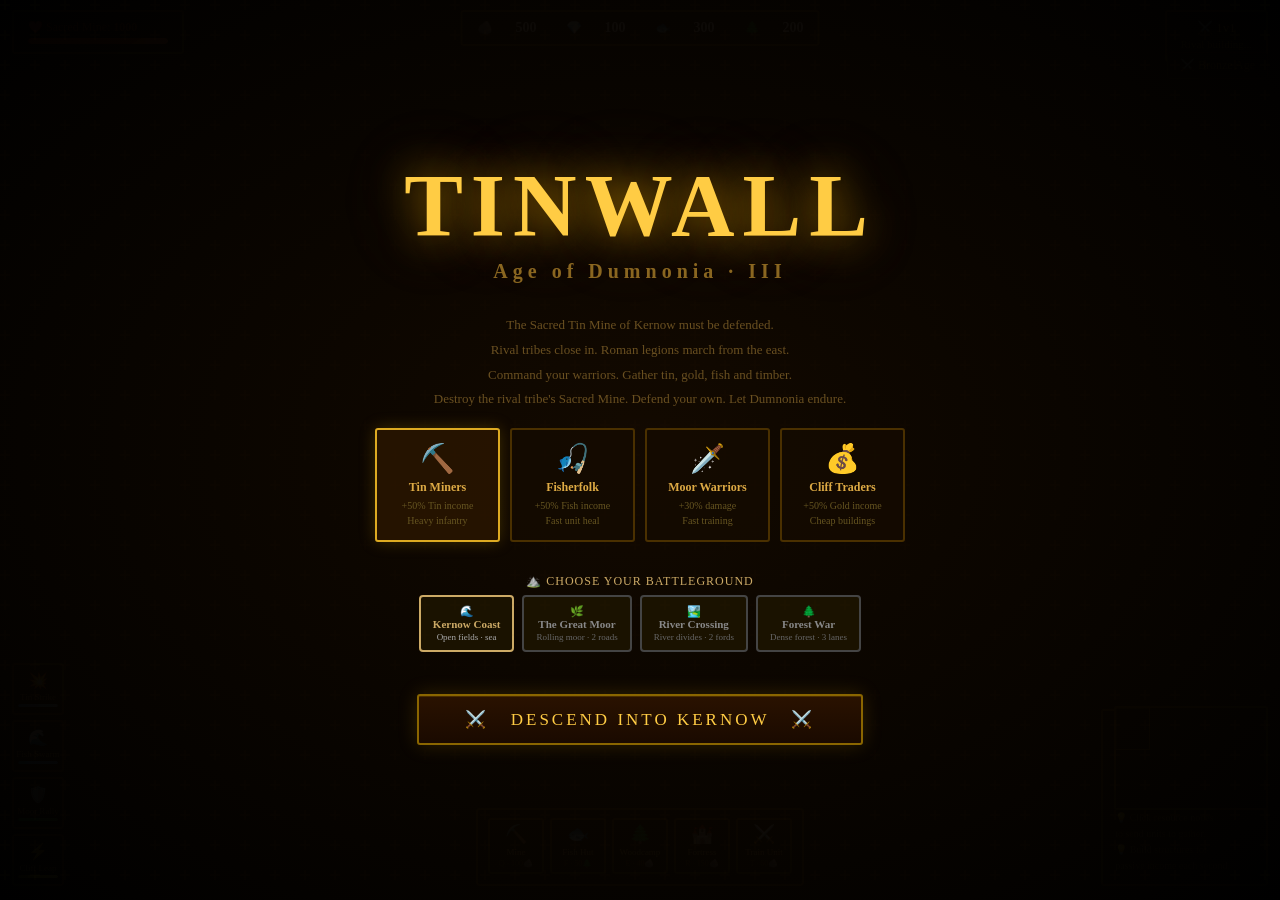
<file: game/tinwall-v10.html>
<!DOCTYPE html>
<html lang="en">
<head>
<meta charset="UTF-8">
  <!-- PWA Meta -->
  <meta name="theme-color" content="#0a0605">
  <meta name="mobile-web-app-capable" content="yes">
  <meta name="apple-mobile-web-app-capable" content="yes">
  <meta name="apple-mobile-web-app-status-bar-style" content="black-fullscreen">
  <meta name="apple-mobile-web-app-title" content="TINWALL">
  <meta name="application-name" content="TINWALL">
  <link rel="apple-touch-icon" href="data:image/svg+xml,%3Csvg xmlns='http://www.w3.org/2000/svg' viewBox='0 0 192 192'%3E%3Crect width='192' height='192' fill='%230a0605'/%3E%3Ctext x='96' y='130' font-size='100' text-anchor='middle'%3E⛏️%3C/text%3E%3C/svg%3E">
  <link rel="manifest" href="data:application/manifest+json,%7B%22name%22%3A%22TINWALL%20%E2%80%93%20Age%20of%20Dumnonia%22%2C%22short_name%22%3A%22TINWALL%22%2C%22description%22%3A%22Cornish%20isometric%20RTS%22%2C%22start_url%22%3A%22.%22%2C%22display%22%3A%22fullscreen%22%2C%22orientation%22%3A%22landscape%22%2C%22background_color%22%3A%22%230a0605%22%2C%22theme_color%22%3A%22%230a0605%22%2C%22icons%22%3A%5B%7B%22src%22%3A%22data%3Aimage%2Fsvg%2Bxml%2C%253Csvg%2520xmlns%3D'http%3A%2F%2Fwww.w3.org%2F2000%2Fsvg'%2520viewBox%3D'0%25200%2520192%2520192'%253E%253Crect%2520width%3D'192'%2520height%3D'192'%2520fill%3D'%25230a0605'%2F%253E%253Ctext%2520x%3D'96'%2520y%3D'130'%2520font-size%3D'100'%2520text-anchor%3D'middle'%253E%25E2%259B%258F%25EF%25B8%258F%253C%2Ftext%253E%253C%2Fsvg%253E%22%2C%22sizes%22%3A%22192x192%22%2C%22type%22%3A%22image%2Fsvg%2Bxml%22%7D%5D%7D">

<meta name="viewport" content="width=device-width,initial-scale=1,maximum-scale=1,user-scalable=no,viewport-fit=cover">
<title>TINWALL v10 – Age of Dumnonia</title>
<!-- TINWALL v10: Formation Quality GSM + Squad Cohesion + Combat Degradation -->
<!-- Based on v9 + design laws from the RDR spatial substrate (0.996 AUC validated) -->
<style>
*{margin:0;padding:0;box-sizing:border-box}
body{background:#0a0605;overflow:hidden;font-family:'Georgia',serif;user-select:none;cursor:default}
canvas{display:block;image-rendering:pixelated;image-rendering:-moz-crisp-edges;image-rendering:crisp-edges}
#c{position:absolute;top:0;left:0}
#mc{position:absolute;bottom:90px;right:12px;border:2px solid #7a5a0a;border-radius:2px;pointer-events:none;z-index:25}
#ui{position:fixed;top:0;left:0;width:100%;height:100%;pointer-events:none;z-index:20}
/* Resources */
#res{position:absolute;top:10px;left:50%;transform:translateX(-50%);
  display:flex;background:rgba(6,3,1,.95);border:2px solid #7a5a0a;border-radius:3px;
  box-shadow:0 0 20px rgba(200,150,0,.2),inset 0 1px 0 rgba(255,200,0,.1)}
.ri{padding:8px 14px;border-right:1px solid #3a2000;font-size:13px;color:#d8c488;
  display:flex;align-items:center;gap:8px}
.ri:last-child{border-right:none}
.rv{font-weight:bold;color:#fff;min-width:36px;text-align:right;font-size:14px}
/* Wave/Age */
#wave-box{position:absolute;top:10px;right:12px;background:rgba(6,3,1,.95);
  border:2px solid #7a5a0a;border-radius:3px;padding:8px 14px;
  color:#ffcc44;font-size:13px;text-align:center;
  box-shadow:0 0 15px rgba(200,150,0,.15)}
#age-box{position:absolute;top:52px;right:12px;background:rgba(6,3,1,.88);
  border:1px solid #4a3200;border-radius:3px;padding:5px 12px;color:#aa8833;font-size:12px}
/* Notification */
#notif{position:absolute;top:54px;left:50%;transform:translateX(-50%);
  color:#ffe988;font-size:14px;background:rgba(0,0,0,.7);padding:5px 20px;
  border-radius:3px;text-align:center;pointer-events:none;opacity:0;
  transition:opacity .5s;white-space:nowrap;
  border:1px solid rgba(255,200,0,.2);
  text-shadow:0 0 10px rgba(255,200,0,.5)}
/* Build bar */
#bbar{position:absolute;bottom:14px;left:50%;transform:translateX(-50%);
  display:flex;gap:6px;background:rgba(6,3,1,.95);
  border:2px solid #7a5a0a;border-radius:4px;padding:8px 10px;pointer-events:all;
  box-shadow:0 0 20px rgba(200,150,0,.15);
  padding-bottom:max(10px,env(safe-area-inset-bottom))}
.bb{width:56px;height:56px;background:#160c00;border:2px solid #6a4a00;border-radius:3px;
  display:flex;flex-direction:column;align-items:center;justify-content:center;
  cursor:pointer;transition:all .15s;color:#c8a860;font-size:9px;text-align:center;gap:1px}
.bb:hover{background:#2a1400;border-color:#ddaa22;transform:translateY(-2px);
  box-shadow:0 4px 12px rgba(200,150,0,.3)}
.bb.on{background:#3a1a00;border-color:#ffcc44;box-shadow:0 0 12px rgba(255,200,0,.3)}
.bb .bi{font-size:18px;line-height:1.2}
.bb .bk{font-size:8px;color:#665500;margin-top:1px}
/* Ability bar */
#abar{position:absolute;bottom:14px;left:12px;display:flex;flex-direction:column;
  gap:5px;pointer-events:all}
.ab{width:52px;height:52px;background:#160c00;border:2px solid #6a4a00;border-radius:3px;
  display:flex;flex-direction:column;align-items:center;justify-content:center;
  cursor:pointer;transition:all .15s;color:#c8a860;font-size:9px;text-align:center;gap:1px}
.ab:hover{background:#2a1400;border-color:#ddaa22;transform:translateX(2px)}
.ab .ai{font-size:16px;line-height:1.2}
.cdb{width:40px;height:3px;background:#1a0800;border-radius:2px;overflow:hidden;margin-top:1px}
.cdf{height:3px;border-radius:2px;transition:width .1s}
/* Info panel */
#info{position:absolute;bottom:14px;right:12px;background:rgba(6,3,1,.95);
  border:2px solid #7a5a0a;border-radius:3px;padding:10px 12px;
  color:#c8a860;font-size:11px;min-width:150px;
  box-shadow:0 0 15px rgba(200,150,0,.1)}
#info h3{color:#ffcc44;margin-bottom:5px;font-size:12px;border-bottom:1px solid #3a2000;padding-bottom:4px}
#info p{color:#8a7040;font-size:10px;line-height:1.6}
/* Formation Quality GSM (v10) */
#fq{position:absolute;bottom:80px;right:12px;background:rgba(6,3,1,.95);
  border:2px solid #7a5a0a;border-radius:3px;padding:8px 12px;min-width:150px;
  box-shadow:0 0 15px rgba(200,150,0,.1);transition:opacity .3s;opacity:0}
#fq.vis{opacity:1}
#fq-title{color:#aa8833;font-size:10px;text-transform:uppercase;letter-spacing:2px;margin-bottom:4px}
#fq-score{font-size:22px;font-weight:bold;color:#ffcc44;margin-bottom:2px}
#fq-class{font-size:13px;font-weight:bold;margin-bottom:4px}
#fq-bar{width:140px;height:5px;background:#1a0800;border-radius:3px;overflow:hidden}
#fq-fill{height:5px;border-radius:3px;transition:width .3s,background .3s}
.fq-dormant{color:#664400}
.fq-fragile{color:#cc4400}
.fq-edge{color:#ccaa00}
.fq-amplifying{color:#44cc44}
.fq-resilient{color:#44aaff}
/* Base HP */
#bhpbox{position:absolute;top:10px;left:12px;background:rgba(6,3,1,.95);
  border:2px solid #7a5a0a;border-radius:3px;padding:8px 14px;font-size:12px;
  box-shadow:0 0 15px rgba(200,150,0,.15)}
#bhpbox .bhl{color:#cc5533;margin-bottom:3px}
#bhpbar{width:140px;height:6px;background:#1a0800;border-radius:3px;overflow:hidden}
#bhpfill{height:6px;background:linear-gradient(90deg,#cc3300,#ff6633);border-radius:3px;transition:width .3s}
/* Screens */
.scr{position:fixed;top:0;left:0;width:100%;height:100%;
  display:flex;flex-direction:column;align-items:center;justify-content:center;
  z-index:50;background:radial-gradient(ellipse at center,rgba(20,10,0,.95) 0%,rgba(0,0,0,.99) 100%);
  pointer-events:all}
.scr::before{content:'';position:absolute;top:0;left:0;width:100%;height:100%;
  background:url("data:image/svg+xml,%3Csvg width='60' height='60' viewBox='0 0 60 60' xmlns='http://www.w3.org/2000/svg'%3E%3Cg fill='none' fill-rule='evenodd'%3E%3Cg fill='%23553300' fill-opacity='0.06'%3E%3Cpath d='M36 34v-4h-2v4h-4v2h4v4h2v-4h4v-2h-4zm0-30V0h-2v4h-4v2h4v4h2V6h4V4h-4zM6 34v-4H4v4H0v2h4v4h2v-4h4v-2H6zM6 4V0H4v4H0v2h4v4h2V6h4V4H6z'/%3E%3C/g%3E%3C/g%3E%3C/svg%3E");
  pointer-events:none;opacity:.5}
.scr h1{font-size:clamp(44px,8vw,88px);color:#ffcc44;letter-spacing:8px;position:relative;
  text-shadow:0 0 40px #aa7700,0 0 80px rgba(200,150,0,.3);margin-bottom:4px}
.scr h2{font-size:clamp(13px,2.2vw,20px);color:#8a6620;letter-spacing:5px;margin-bottom:30px;position:relative}
.scr p{color:#6a5020;font-size:13px;max-width:500px;text-align:center;line-height:1.9;position:relative}
.bigbtn{margin-top:28px;padding:13px 46px;background:linear-gradient(180deg,#2a1200,#1a0a00);
  border:2px solid #8a6600;border-radius:3px;color:#ffcc44;font-size:17px;
  font-family:Georgia,serif;cursor:pointer;letter-spacing:3px;transition:all .2s;
  position:relative;box-shadow:0 0 20px rgba(200,150,0,.2),inset 0 1px 0 rgba(255,200,0,.15)}
.bigbtn:hover{background:linear-gradient(180deg,#3a1a00,#220c00);border-color:#ddaa22;
  transform:translateY(-2px);box-shadow:0 4px 30px rgba(200,150,0,.4),inset 0 1px 0 rgba(255,200,0,.2)}
#tribe-row{display:flex;gap:10px;margin:16px 0;flex-wrap:wrap;justify-content:center;position:relative}
.tc{width:125px;background:rgba(20,10,0,.8);border:2px solid #4a3000;border-radius:3px;
  padding:12px 8px;text-align:center;cursor:pointer;transition:all .2s}
.tc:hover,.tc.sel{border-color:#ddaa22;background:rgba(40,20,0,.9);
  box-shadow:0 0 16px rgba(200,150,0,.25)}
.tc .ti{font-size:28px;margin-bottom:5px;display:block}
.tc .tn{color:#ddaa44;font-size:12px;font-weight:bold;margin-bottom:3px}
.tc .tb{color:#665520;font-size:10px;line-height:1.5}
/* Minimap */
#mmap{position:absolute;bottom:90px;right:12px;
  border:2px solid #7a5a0a;border-radius:2px;overflow:hidden;pointer-events:none}

/* ── TOUCH / MOBILE ─────────────────────────────────────────── */
@media (max-width: 900px), (pointer: coarse) {

  /* ── Resources: smaller gaps, bigger numbers ── */
  #res{top:8px;gap:0}
  .ri{padding:6px 8px;font-size:11px;gap:4px}
  .rv{font-size:13px;min-width:32px}

  /* ── Base HP box: compact ── */
  #bhpbox{padding:6px 10px;font-size:11px}
  #bhpbar{width:110px;height:5px}

  /* ── Wave/age: collapse into one line, top-right ── */
  #wave-box{top:8px;right:8px;padding:5px 10px;font-size:11px}
  #age-box{top:46px;right:8px;padding:3px 8px;font-size:10px}

  /* ── Notification: avoid top-bar clutter ── */
  #notif{top:auto;bottom:170px;font-size:12px;max-width:70vw;white-space:normal;text-align:center}

  /* ── Build bar: shift RIGHT so joystick (left 33%) is clear ──
     Left edge = 35% of screen width, so it never enters joystick zone */
  #bbar{
    left:35%;
    transform:none;
    bottom:10px;
    gap:6px;
    padding:7px 8px;
    max-width:65%;
    overflow-x:auto;
    flex-wrap:nowrap;
    -webkit-overflow-scrolling:touch;
    scrollbar-width:none;
  }
  #bbar::-webkit-scrollbar{display:none}

  /* ── Build buttons: big enough to tap (min 48px Apple HIG) ── */
  .bb{width:64px;height:64px;font-size:10px;flex-shrink:0}
  .bb .bi{font-size:22px}
  .bb .bk{font-size:8px}

  /* ── Ability bar: move to RIGHT edge, vertical stack ──
     Completely out of joystick zone and build bar zone */
  #abar{
    bottom:auto;
    top:50%;
    transform:translateY(-50%);
    left:auto;
    right:6px;
    flex-direction:column;
    gap:5px;
    z-index:22;
  }
  .ab{width:58px;height:58px;font-size:9px}
  .ab .ai{font-size:18px}
  .cdb{width:36px}

  /* ── Info panel: hidden on mobile (no room) ── */
  #info{display:none}

  /* ── Minimap: top-right corner, compact, above wave box ── */
  #mc{
    bottom:auto;
    top:10px;
    right:8px;
    /* Minimap is drawn at fixed size by JS, just reposition */
  }
  /* Hide minimap on very small screens — uncomment if needed */
  /* @media (max-height: 420px) { #mc { display:none } } */

  /* ── Start screen: scrollable, content fits small viewport ── */
  .scr{
    justify-content:flex-start;
    padding:20px 16px 30px;
    overflow-y:auto;
    -webkit-overflow-scrolling:touch;
  }
  .scr h1{font-size:clamp(32px,8vw,64px);margin-bottom:2px}
  .scr h2{font-size:clamp(11px,2vw,16px);margin-bottom:14px}
  .scr p{font-size:11px;max-width:90vw;line-height:1.7}
  #tribe-row{gap:7px;margin:10px 0}
  .tc{width:100px;padding:9px 6px}
  .tc .ti{font-size:22px}
  .tc .tn{font-size:11px}
  .tc .tb{font-size:9px}
  .bigbtn{margin-top:16px;padding:11px 32px;font-size:15px}

  /* ── Touch command menu: bigger tap targets ── */
  .tcmd-btn{padding:13px 22px;font-size:15px}
}

/* Very short screens (landscape phone) */
@media (max-height: 450px) and (pointer: coarse) {
  #res{top:4px}
  .ri{padding:4px 7px;font-size:10px}
  .rv{font-size:12px}
  #bhpbox{padding:4px 8px;font-size:10px}
  #wave-box{top:4px;padding:3px 8px;font-size:10px}
  #age-box{display:none}
  .bb{width:56px;height:56px}
  .ab{width:50px;height:50px}
  #bbar{bottom:6px}
  #notif{bottom:140px;font-size:11px}
}
/* Virtual joystick */
#joystick-wrap{
  position:fixed;left:16px;bottom:100px;
  width:110px;height:110px;
  border-radius:50%;
  background:rgba(255,200,50,.08);
  border:2px solid rgba(255,200,50,.2);
  display:none;z-index:30;pointer-events:none;
  touch-action:none;
}
#joystick-knob{
  position:absolute;width:44px;height:44px;
  border-radius:50%;
  background:radial-gradient(circle at 35% 35%,rgba(255,200,80,.7),rgba(180,120,20,.5));
  border:2px solid rgba(255,200,80,.5);
  top:50%;left:50%;transform:translate(-50%,-50%);
  box-shadow:0 0 12px rgba(255,180,0,.3);
}
#joystick-base{
  position:fixed;left:16px;bottom:100px;
  width:110px;height:110px;z-index:29;
  border-radius:50%;touch-action:none;
  display:none;
}
/* Long-press ripple */
#longpress-ring{
  position:fixed;width:50px;height:50px;
  border-radius:50%;border:2px solid rgba(255,200,80,.7);
  pointer-events:none;z-index:40;display:none;
  transform:translate(-50%,-50%);
  animation:none;
}
@keyframes lp-grow{from{transform:translate(-50%,-50%) scale(.3);opacity:1}to{transform:translate(-50%,-50%) scale(1);opacity:0}}
/* Install button */
#install-btn{
  margin-top:10px;padding:10px 30px;
  background:rgba(0,80,0,.6);border:2px solid #2a8a2a;
  border-radius:3px;color:#88ff88;font-size:14px;
  font-family:Georgia,serif;cursor:pointer;
  display:none;letter-spacing:1px;
}
#install-btn:hover{background:rgba(0,120,0,.7)}
/* Touch command panel - appears on long press */
#touch-cmd{
  position:fixed;z-index:35;display:none;
  flex-direction:column;gap:6px;pointer-events:all;
}
.tcmd-btn{
  padding:10px 18px;background:rgba(6,3,1,.95);
  border:2px solid #8B6914;border-radius:4px;
  color:#ffcc44;font-size:14px;font-family:Georgia,serif;
  cursor:pointer;white-space:nowrap;
  box-shadow:0 4px 16px rgba(0,0,0,.6);
}
.tcmd-btn:hover{background:rgba(40,20,0,.98)}
/* Orientation warning */
#orient-warn{
  display:none;position:fixed;top:0;left:0;width:100%;height:100%;
  background:#000;z-index:100;
  align-items:center;justify-content:center;
  flex-direction:column;color:#ffcc44;font-size:20px;
  font-family:Georgia,serif;text-align:center;gap:20px;
}
#orient-warn div{font-size:60px}
</style>
</head>
<body>
<canvas id="c"></canvas>

<div id="ui">
  <div id="bhpbox">
    <div class="bhl">❤️ Sacred Mine: <b id="bhpn">1000</b></div>
    <div id="bhpbar"><div id="bhpfill" style="width:100%"></div></div>
  </div>
  <div id="res">
    <div class="ri">🪨 <span class="rv" id="r-tin">500</span></div>
    <div class="ri">💎 <span class="rv" id="r-gold">100</span></div>
    <div class="ri">🐟 <span class="rv" id="r-fish">300</span></div>
    <div class="ri">🌲 <span class="rv" id="r-timber">200</span></div>
  </div>
  <div id="wave-box">⚔️ 1v1<br><span id="wave-cd" style="font-size:11px;color:#aa8833">Rival building...</span></div>
  <div id="age-box">⚔️ Bronze Age</div>
  <div id="notif"></div>
  <div id="bbar">
    <div class="bb" id="bb-mine" onclick="setB('mine')" title="Mine (Q) — 100 Tin, 30 Timber&#10;Passive Tin+Gold income forever&#10;Cost: 100🪨 30🌲"><span class="bi">⛏️</span>Mine<span class="bk">Q · 100🪨</span></div>
    <div class="bb" id="bb-fish" onclick="setB('fish')" title="Fish Hut (F) — 50 Timber, 20 Tin&#10;Passive Fish income forever&#10;Cost: 50🌲 20🪨"><span class="bi">🐟</span>Fish Hut<span class="bk">F · 50🌲</span></div>
    <div class="bb" id="bb-wood" onclick="setB('wood')" title="Woodcamp (E) — 40 Tin, 15 Timber&#10;Passive Timber income forever&#10;Cost: 40🪨 15🌲"><span class="bi">🌲</span>Woodcamp<span class="bk">E · 40🪨</span></div>
    <div class="bb" id="bb-fort" onclick="setB('fort')" title="Fortress (R) — 150 Tin, 80 Timber, 30 Gold&#10;Auto-shoots arrows at enemies in range&#10;Range: 9 tiles · Fires every 1.8s · Dmg: 18+&#10;Cost: 150🪨 80🌲 30💎"><span class="bi">🏰</span>Fortress<span class="bk">R · 150🪨</span></div>
    <div class="bb" id="bb-unit" onclick="setB('unit')" title="Train Unit (T) — 60 Tin, 30 Fish&#10;Adds a warrior to your army&#10;Cost: 60🪨 30🐟"><span class="bi">⚔️</span>Train Unit<span class="bk">T · 60🪨</span></div>
  </div>
  <div id="abar">
    <div class="ab" onclick="doAb(0)"><span class="ai">💥</span>Tin Strike<div class="cdb"><div class="cdf" id="cd0" style="width:100%;background:linear-gradient(90deg,#4488ff,#88ccff)"></div></div></div>
    <div class="ab" onclick="doAb(1)"><span class="ai">🌊</span>Fish Swarm<div class="cdb"><div class="cdf" id="cd1" style="width:100%;background:linear-gradient(90deg,#2288cc,#44aaff)"></div></div></div>
    <div class="ab" onclick="doAb(2)"><span class="ai">🛡️</span>Moor Rally<div class="cdb"><div class="cdf" id="cd2" style="width:100%;background:linear-gradient(90deg,#22aa44,#44cc66)"></div></div></div>
    <div class="ab" onclick="doAb(3)"><span class="ai">⚡</span>Cliff Leap<div class="cdb"><div class="cdf" id="cd3" style="width:100%;background:linear-gradient(90deg,#aaaa00,#ffff44)"></div></div></div>
  </div>
  <div id="info"><h3 id="it">Selected: None</h3><p id="id">Click to select units.<br>Drag to multi-select.<br>Right-click: move / attack / gather.<br><br>💡 Click resource nodes<br>to send units to gather.<br>💡 Build structures for<br>passive income each second.</p></div>
  <div id="fq"><div id="fq-title">⚔️ Formation Quality</div><div id="fq-score">—</div><div id="fq-class" class="fq-dormant">NO SELECTION</div><div id="fq-bar"><div id="fq-fill" style="width:0%;background:#664400"></div></div></div>
  <canvas id="mc"></canvas>
</div>

<!-- Start Screen -->

<!-- Virtual Joystick -->
<div id="joystick-wrap"><div id="joystick-knob"></div></div>
<div id="joystick-base"></div>

<!-- Long press command ring -->
<div id="longpress-ring"></div>

<!-- Touch context menu -->
<div id="touch-cmd">
  <div class="tcmd-btn" id="tcmd-move">🏃 Move Here</div>
  <div class="tcmd-btn" id="tcmd-attack">⚔️ Attack</div>
  <div class="tcmd-btn" id="tcmd-gather">⛏️ Gather</div>
  <div class="tcmd-btn" id="tcmd-cancel">✕ Cancel</div>
</div>

<!-- Portrait warning -->
<div id="orient-warn">
  <div>🔄</div>
  <div>Please rotate your device to landscape mode to play TINWALL</div>
</div>

<!-- Install prompt -->
<div class="scr" id="s-start">
  <h1>TINWALL</h1><h2>Age of Dumnonia  ·  III</h2>
  <p>The Sacred Tin Mine of Kernow must be defended.<br>Rival tribes close in. Roman legions march from the east.<br>Command your warriors. Gather tin, gold, fish and timber.<br>Destroy the rival tribe's Sacred Mine. Defend your own. Let Dumnonia endure.</p>
  <p id="mobile-hints" style="display:none;margin-top:12px;font-size:10px;color:#554422;line-height:1.8;border-top:1px solid #2a1800;padding-top:10px">
    <b style="color:#aa8833">Touch Controls</b><br>
    Left zone: joystick to pan camera &nbsp;| Pinch: zoom<br>
    Tap unit to select &nbsp;| Drag: box-select<br>
    Long-press map: command menu<br>
    Abilities on right edge &nbsp;| Build bar bottom-right
  </p>
  <script>if(navigator.maxTouchPoints>0){document.getElementById('mobile-hints').style.display='block';}</script>
  <div id="tribe-row">
    <div class="tc sel" data-t="miner" onclick="selT('miner',this)"><span class="ti">⛏️</span><div class="tn">Tin Miners</div><div class="tb">+50% Tin income<br>Heavy infantry</div></div>
    <div class="tc" data-t="fisher" onclick="selT('fisher',this)"><span class="ti">🎣</span><div class="tn">Fisherfolk</div><div class="tb">+50% Fish income<br>Fast unit heal</div></div>
    <div class="tc" data-t="moor" onclick="selT('moor',this)"><span class="ti">🗡️</span><div class="tn">Moor Warriors</div><div class="tb">+30% damage<br>Fast training</div></div>
    <div class="tc" data-t="trader" onclick="selT('trader',this)"><span class="ti">💰</span><div class="tn">Cliff Traders</div><div class="tb">+50% Gold income<br>Cheap buildings</div></div>
  </div>
  <button id="install-btn" onclick="installPWA()">📲 Install as App</button>
  <div style="margin:16px 0 6px;color:#ccaa66;font-family:Georgia;font-size:12px;letter-spacing:1px">⛰️ CHOOSE YOUR BATTLEGROUND</div>
  <div style="display:flex;gap:8px;justify-content:center;margin-bottom:14px;flex-wrap:wrap">
    <div id="mc0" onclick="selMap(0,this)" style="border:2px solid #ccaa66;padding:8px 12px;cursor:pointer;border-radius:4px;background:#1a1200;color:#ccaa66;font-family:Georgia;font-size:11px;text-align:center;min-width:90px">🌊<br><b>Kernow Coast</b><br><span style="font-size:9px;color:#aaa">Open fields · sea</span></div>
    <div id="mc1" onclick="selMap(1,this)" style="border:2px solid #444;padding:8px 12px;cursor:pointer;border-radius:4px;background:#1a1200;color:#888;font-family:Georgia;font-size:11px;text-align:center;min-width:90px">🌿<br><b>The Great Moor</b><br><span style="font-size:9px;color:#666">Rolling moor · 2 roads</span></div>
    <div id="mc2" onclick="selMap(2,this)" style="border:2px solid #444;padding:8px 12px;cursor:pointer;border-radius:4px;background:#1a1200;color:#888;font-family:Georgia;font-size:11px;text-align:center;min-width:90px">🏞️<br><b>River Crossing</b><br><span style="font-size:9px;color:#666">River divides · 2 fords</span></div>
    <div id="mc3" onclick="selMap(3,this)" style="border:2px solid #444;padding:8px 12px;cursor:pointer;border-radius:4px;background:#1a1200;color:#888;font-family:Georgia;font-size:11px;text-align:center;min-width:90px">🌲<br><b>Forest War</b><br><span style="font-size:9px;color:#666">Dense forest · 3 lanes</span></div>
  </div>
  <button class="bigbtn" onclick="startGame()">⚔️ &nbsp; DESCEND INTO KERNOW &nbsp; ⚔️</button>
</div>
<div class="scr" id="s-win" style="display:none"><h1>VICTORY</h1><h2>Dumnonia Endures</h2><p>All twelve waves broken upon Cornish stone.<br>The Sacred Tin Mine stands. Your legend is carved eternal.</p><button class="bigbtn" onclick="location.reload()">▶ PLAY AGAIN</button></div>
<div class="scr" id="s-lose" style="display:none"><h1>DEFEATED</h1><h2>The Mine Falls</h2><p>The Sacred Tin Mine has fallen to the invaders.<br>But Dumnonia shall rise again...</p><button class="bigbtn" onclick="location.reload()">▶ TRY AGAIN</button></div>

<script>
'use strict';
// ================================================================
// TINWALL v9 – Age of Dumnonia
// Pure Canvas2D · Zero Dependencies · Full Creative License
// ================================================================

const CVS = document.getElementById('c');
const CTX = CVS.getContext('2d');
const MCV = document.getElementById('mc'); // minimap
const MCX = MCV.getContext('2d');
// Smaller minimap on touch devices
const isMob = navigator.maxTouchPoints > 0 || window.innerWidth < 900;
MCV.width = isMob ? 110 : 150; MCV.height = isMob ? 70 : 100;
// On mobile: position minimap at top-right below wave box
if(isMob){ MCV.style.position='fixed'; MCV.style.top='80px'; MCV.style.right='8px'; MCV.style.bottom='auto'; }

function resize(){ CVS.width=innerWidth; CVS.height=innerHeight; }
resize(); addEventListener('resize',resize);

// ── ISO CONSTANTS ──────────────────────────────────────────────
const TW=64, TH=32;   // tile screen size
const GW=72, GH=54;   // grid dimensions

// ── TILE TYPES ─────────────────────────────────────────────────
const T={GRASS:0,MOOR:1,CLIFF:2,WATER:3,SHORE:4,TIN:5,GOLD:6,FOREST:7,PATH:8};
const TCOL=[
  {t:'#4e8a2a',l:'#366018',r:'#244410'},  // 0 grass  — bright Cornish green
  {t:'#8c7a44',l:'#6a5c30',r:'#4e4422'},  // 1 moor   — warm earthy brown (not black)
  {t:'#8e8a80',l:'#6a6660',r:'#504e4a'},  // 2 cliff  — lighter grey
  {t:'#2a78b8',l:'#1a5a8a',r:'#104468'},  // 3 water  — brighter blue
  {t:'#48a898',l:'#348078',r:'#225e58'},  // 4 shore  — teal
  {t:'#4a5c66',l:'#384850',r:'#28383e'},  // 5 tin    — blue-grey
  {t:'#7e6c30',l:'#5e5020',r:'#443a12'},  // 6 gold   — richer gold
  {t:'#2a5c1c',l:'#1c4412',r:'#12300a'},  // 7 forest — deep green
  {t:'#a08c60',l:'#7c6c48',r:'#5c5030'},  // 8 path   — sandy track
];

// ── NOISE ──────────────────────────────────────────────────────
function h2(x,y){const n=x*127.1+y*311.7;return(Math.sin(n)*43758.5453)%1;}
function smoothN(x,y){
  const fx=Math.floor(x),fy=Math.floor(y),dx=x-fx,dy=y-fy;
  const a=Math.abs(h2(fx,fy)),b=Math.abs(h2(fx+1,fy)),c=Math.abs(h2(fx,fy+1)),d=Math.abs(h2(fx+1,fy+1));
  return a+(b-a)*dx+(c-a)*dy+(a-b-c+d)*dx*dy;
}
function fracN(x,y,o=4){let v=0,a=1,f=1,m=0;for(let i=0;i<o;i++){v+=smoothN(x*f,y*f)*a;m+=a;a*=.5;f*=2;}return v/m;}

// ── TERRAIN MAP ────────────────────────────────────────────────
let tileMap=[], features=[];

// ── v9: NAVIGATION GRID + A* PATHFINDING ──────────────────────────────────────
const Nav = {
  grid: [],
  build() {
    this.grid = new Array(GW * GH);
    for(let y = 0; y < GH; y++) for(let x = 0; x < GW; x++) {
      const t = tileMap[y*GW+x] ? tileMap[y*GW+x].type : 0;
      // Block water, shore, cliff edges
      this.grid[y*GW+x] = (t===T.WATER || t===T.SHORE || (t===T.CLIFF && y < 8)) ? 1 : 0;
    }
  },
  isBlocked(x, y) {
    if(x<0||y<0||x>=GW||y>=GH) return true;
    return this.grid[y*GW+x]===1;
  }
};

function findPath(sx, sy, ex, ey) {
  const ix=Math.round(sx), iy=Math.round(sy);
  let ex2=Math.round(ex), ey2=Math.round(ey);
  // If destination is blocked, nudge to nearest open cell
  if(Nav.isBlocked(ex2, ey2)) {
    for(let r=1;r<4;r++) for(let dy=-r;dy<=r;dy++) for(let dx=-r;dx<=r;dx++) {
      if(!Nav.isBlocked(ex2+dx, ey2+dy)) { ex2+=dx; ey2+=dy; dy=r+1; dx=r+1; r=5; }
    }
  }
  if(Nav.isBlocked(ex2, ey2)) return null;
  const open=[], closed=new Set();
  const h0 = Math.abs(ex2-ix)+Math.abs(ey2-iy);
  open.push({x:ix,y:iy,g:0,h:h0,parent:null});
  let iters=0;
  while(open.length && iters++<600){
    open.sort((a,b)=>(a.g+a.h)-(b.g+b.h));
    const cur=open.shift();
    if(cur.x===ex2&&cur.y===ey2){
      const path=[]; let c=cur;
      while(c){path.push({x:c.x+0.5,y:c.y+0.5});c=c.parent;}
      return path.reverse();
    }
    const key=cur.x+','+cur.y;
    if(closed.has(key)) continue;
    closed.add(key);
    [[1,0],[-1,0],[0,1],[0,-1],[1,1],[1,-1],[-1,1],[-1,-1]].forEach(([dx,dy])=>{
      const nx=cur.x+dx, ny=cur.y+dy;
      if(Nav.isBlocked(nx,ny)||closed.has(nx+','+ny)) return;
      const g=cur.g+(dx!==0&&dy!==0?1.41:1);
      const h=Math.abs(ex2-nx)+Math.abs(ey2-ny);
      const exi=open.find(n=>n.x===nx&&n.y===ny);
      if(!exi) open.push({x:nx,y:ny,g,h,parent:cur});
      else if(g<exi.g){exi.g=g;exi.parent=cur;}
    });
  }
  return null; // no path
}

// Issue a move command with A* path + formation offset
function issueMoveCmd(units, wx, wy) {
  const spacing=0.65, cols=Math.max(1,Math.ceil(Math.sqrt(units.length)));
  units.forEach((u,i)=>{
    if(!u.alive) return;
    const row=Math.floor(i/cols), col=i%cols;
    const tx=wx+(col-cols/2)*spacing, ty=wy+row*spacing;
    const path=findPath(u.wx,u.wy,tx,ty);
    if(path && path.length>0){ u.path=path; u.pathIndex=0; }
    u.tx=tx; u.ty=ty;
    u.gatherTarget=null; u.attackTarget=null; u.state='moving';
  });
}



function genTerrain(){
  tileMap=[];features=[];
  if(CURRENT_MAP===0) genMap_Coast();
  else if(CURRENT_MAP===1) genMap_Moor();
  else if(CURRENT_MAP===2) genMap_River();
  else if(CURRENT_MAP===3) genMap_Forest();
  addFeatures();
}

function addFeatures(){
  for(let ty=5;ty<GH-3;ty++) for(let tx=5;tx<GW-3;tx++){
    const t=tileMap[ty*GW+tx];
    if(tx<28&&ty<24) continue; // keep player base clear
    if(t.type===T.FOREST&&Math.random()<.30) features.push({tx,ty,type:'tree'});
    else if(t.type===T.MOOR&&Math.random()<.06) features.push({tx,ty,type:'stone'});
    else if(t.type===T.TIN&&Math.random()<.22) features.push({tx,ty,type:'ore'});
    else if(t.type===T.GOLD&&Math.random()<.45) features.push({tx,ty,type:'gold_ore'});
  }
}

// MAP 0: Kernow Coast — grass lowlands with southern sea, central road
function genMap_Coast(){
  for(let ty=0;ty<GH;ty++) for(let tx=0;tx<GW;tx++){
    const n=fracN(tx/GW*4+7,ty/GH*4+11);
    let type=T.GRASS,elev=0;
    if(ty>GH*.87) type=T.WATER;
    else if(ty>GH*.82) type=T.SHORE;
    else if(ty<3||tx<3||tx>GW-4){type=T.CLIFF;elev=2;}
    else if(ty<5||tx<5||tx>GW-6){type=T.CLIFF;elev=1;}
    else if(n>.85){type=T.MOOR;elev=1;}
    else if(n>.78){type=T.MOOR;}
    else if(n>.68&&ty>10&&ty<GH-10) type=T.FOREST;
    else if(Math.abs((tx/GW*.6+ty/GH*.4)-.32)<.022) type=T.TIN;
    else if(Math.abs((tx/GW*.4+ty/GH*.6)-.48)<.018) type=T.TIN;
    else if(Math.abs(h2(tx*2+5,ty*2+9))>.90&&Math.abs(h2(tx+3,ty+7))>.85) type=T.GOLD;
    else if(Math.abs(tx-GW*.5)<1.5&&ty>5&&ty<GH-5) type=T.PATH;
    tileMap[ty*GW+tx]={type,elev};
  }
  clrArea(5,5,22,18); clrArea(GW-27,5,22,18); clrArea(GW/2|0-3,5,7,GH-8);
}

// MAP 1: The Great Moor — rolling moorland, sparse forest, two roads
function genMap_Moor(){
  for(let ty=0;ty<GH;ty++) for(let tx=0;tx<GW;tx++){
    const n=fracN(tx/GW*3+2,ty/GH*3+5);
    let type=T.MOOR,elev=0;
    if(ty<3||tx<3||tx>GW-4){type=T.CLIFF;elev=2;}
    else if(ty<5||tx<5||tx>GW-6){type=T.CLIFF;elev=1;}
    else if(ty>GH*.9) type=T.WATER;
    else if(ty>GH*.85) type=T.SHORE;
    else if(n<.25) type=T.GRASS;          // grass hollows
    else if(n>.88){type=T.MOOR;elev=1;}   // high moor ridges
    else if(n>.78) type=T.MOOR;
    else if(n<.40) type=T.FOREST;         // forest in valleys
    else if(Math.abs((tx/GW*.7+ty/GH*.3)-.35)<.025) type=T.TIN;
    else if(Math.abs(h2(tx*3,ty*3))>.91) type=T.GOLD;
    // Two diagonal roads crossing the moor
    else if(Math.abs((tx-GW*.3)-(ty-GH*.2))<1.5&&ty>5&&ty<GH-5) type=T.PATH;
    else if(Math.abs((tx-GW*.7)+(ty-GH*.5))<1.5&&ty>5&&ty<GH-5) type=T.PATH;
    tileMap[ty*GW+tx]={type,elev};
  }
  clrArea(5,5,22,18); clrArea(GW-27,5,22,18);
  // Clear path intersections
  clrArea(GW/2|0-4,GH/2|0-4,8,8);
}

// MAP 2: River Crossing — wide river splits map, two narrow ford crossings
function genMap_River(){
  const riverCX=GW/2|0;
  for(let ty=0;ty<GH;ty++) for(let tx=0;tx<GW;tx++){
    const n=fracN(tx/GW*5+13,ty/GH*5+3);
    let type=T.GRASS,elev=0;
    if(ty<3||tx<3||tx>GW-4){type=T.CLIFF;elev=2;}
    else if(ty<5||tx<5||tx>GW-6){type=T.CLIFF;elev=1;}
    else {
      // River: wavy vertical band down the centre
      const wave=Math.sin(ty/GH*Math.PI*4)*3;
      const distToRiver=Math.abs(tx-(riverCX+wave));
      if(distToRiver<4) type=T.WATER;
      else if(distToRiver<6) type=T.SHORE;
      // Fords — narrow crossings at 1/3 and 2/3 height
      else if(distToRiver<7&&(Math.abs(ty-GH*.33)<3||Math.abs(ty-GH*.66)<3)){type=T.PATH;}
      // Terrain either side
      else if(n>.80){type=T.MOOR;elev=n>.88?1:0;}
      else if(n>.70&&n<=.80&&ty>8&&ty<GH-8) type=T.FOREST;
      else if(Math.abs((tx/GW*.8+ty/GH*.2)-.25)<.02&&tx<riverCX-6) type=T.TIN;
      else if(Math.abs((tx/GW*.2+ty/GH*.8)-.72)<.02&&tx>riverCX+6) type=T.TIN;
      else if(Math.abs(h2(tx*2,ty*3))>.91) type=T.GOLD;
    }
    tileMap[ty*GW+tx]={type,elev};
  }
  clrArea(5,5,22,18); clrArea(GW-27,5,22,18);
  // Widen the ford crossings into usable paths
  clrArea(riverCX-4,GH*.33|0-2,8,4);
  clrArea(riverCX-4,GH*.66|0-2,8,4);
}

// MAP 3: Forest War — dense ancient woodland, carved-out lanes and clearings
function genMap_Forest(){
  for(let ty=0;ty<GH;ty++) for(let tx=0;tx<GW;tx++){
    const n=fracN(tx/GW*6+1,ty/GH*6+8);
    let type=T.FOREST,elev=0;  // default is forest
    if(ty<3||tx<3||tx>GW-4){type=T.CLIFF;elev=2;}
    else if(ty<5||tx<5||tx>GW-6){type=T.CLIFF;elev=1;}
    else if(ty>GH*.9) type=T.WATER;
    else if(ty>GH*.85) type=T.SHORE;
    else if(n<.30) type=T.GRASS;          // clearings
    else if(n<.45) type=T.MOOR;           // scrubby edge-of-forest
    else if(n>.90) {type=T.MOOR;elev=1;}  // rocky outcrops
    else if(Math.abs((tx/GW*.5+ty/GH*.5)-.40)<.02) type=T.TIN;
    else if(Math.abs(h2(tx*2+7,ty*2+3))>.92) type=T.GOLD;
    // Three lanes cut through the forest
    else if(Math.abs(tx-GW*.5)<1.2&&ty>5&&ty<GH-5) type=T.PATH;         // central
    else if(Math.abs(tx-GW*.25)<1.0&&ty>10&&ty<GH-10) type=T.PATH;      // left
    else if(Math.abs(tx-GW*.75)<1.0&&ty>10&&ty<GH-10) type=T.PATH;      // right
    tileMap[ty*GW+tx]={type,elev};
  }
  clrArea(5,5,22,18); clrArea(GW-27,5,22,18);
  // Clear a mid-forest meeting point
  clrArea(GW/2|0-3,GH/2|0-3,6,6);
}
function clrArea(x,y,w,h){
  for(let ty=y;ty<y+h;ty++) for(let tx=x;tx<x+w;tx++)
    if(tx>=0&&tx<GW&&ty>=0&&ty<GH) tileMap[ty*GW+tx]={type:T.GRASS,elev:0};
}

// ── ISO MATH ───────────────────────────────────────────────────
function w2s(wx,wy){return{x:(wx-wy)*TW/2, y:(wx+wy)*TH/2};}
function s2w(sx,sy){return{x:sy/TH+sx/TW, y:sy/TH-sx/TW};}

const CAM={sx:0,sy:0,zoom:1.25,tsx:0,tsy:0,shake:0,
  toCanvas(wx,wy){
    const s=w2s(wx,wy);
    const shk=this.shake>0?(Math.random()-.5)*this.shake:0;
    return{x:(s.x-this.sx)*this.zoom+CVS.width/2+shk,
           y:(s.y-this.sy)*this.zoom+CVS.height*0.42+shk};
  },
  fromCanvas(cx,cy){
    const sx=(cx-CVS.width/2)/this.zoom+this.sx;
    const sy=(cy-CVS.height*0.42)/this.zoom+this.sy;
    return s2w(sx,sy);
  }
};

// ── PRE-RENDERED SPRITES ───────────────────────────────────────
const SP={};

// ── MANUS SPRITE DATA ──
const MANUS={};
const MANUS_LOADED=new Promise(resolve=>{
  const srcs={
    unit_hero:"[data-uri]",
    unit_warrior:"[data-uri]",
    unit_miner:"[data-uri]",
    unit_archer:"[data-uri]",
    unit_roman:"[data-uri]",
    unit_raider:"[data-uri]",
    unit_boss:"[data-uri]",
    bld_mine:"[data-uri]",
    bld_fish:"[data-uri]",
    bld_wood:"[data-uri]",
    bld_fort:"[data-uri]",
    bld_shrine:"[data-uri]",
    tile_grass:"[data-uri]",
    tile_tin:"[data-uri]",
    tile_moor:"[data-uri]",
    tile_cliff:"[data-uri]",
    tile_water:"[data-uri]",
  };
  let remaining=Object.keys(srcs).length;
  for(const[k,src] of Object.entries(srcs)){
    const img=new Image();
    img.onload=()=>{MANUS[k]=img;remaining--;if(!remaining)resolve();};
    img.onerror=()=>{console.warn("Failed to load:",k);remaining--;if(!remaining)resolve();};
    img.src=src;
  }
});

function mkSP(w,h,fn){
  const c=document.createElement('canvas');
  c.width=w;c.height=h;
  fn(c.getContext('2d'),w,h);
  return c;
}
function grad(ctx,x0,y0,x1,y1,...stops){
  const g=ctx.createLinearGradient(x0,y0,x1,y1);
  stops.forEach((s,i)=>g.addColorStop(i/(stops.length-1),s));
  return g;
}
function radgrad(ctx,cx,cy,r,...stops){
  const g=ctx.createRadialGradient(cx,cy,1,cx,cy,r);
  stops.forEach((s,i)=>g.addColorStop(i/(stops.length-1),s));
  return g;
}
function shadow(ctx,cx,cy,rx,ry,alpha=.28){
  ctx.save();ctx.globalAlpha=alpha;ctx.fillStyle='#000';
  ctx.beginPath();ctx.ellipse(cx,cy,rx,ry,0,0,Math.PI*2);ctx.fill();ctx.restore();
}
function isoBox(ctx,x,y,w,h,d,tc,lc,rc){
  // front
  ctx.fillStyle=grad(ctx,0,y,0,y+h,tc,lc);ctx.fillRect(x,y,w,h);
  // right depth
  ctx.fillStyle=rc;
  ctx.beginPath();ctx.moveTo(x+w,y);ctx.lineTo(x+w+d,y-d*.5);ctx.lineTo(x+w+d,y+h-d*.5);ctx.lineTo(x+w,y+h);ctx.fill();
  // top
  ctx.fillStyle=grad(ctx,x,y,x+w,y-d*.5,tc,'rgba(255,255,255,.12)');
  ctx.beginPath();ctx.moveTo(x,y);ctx.lineTo(x+d,y-d*.5);ctx.lineTo(x+w+d,y-d*.5);ctx.lineTo(x+w,y);ctx.fill();
  // edges
  ctx.strokeStyle='rgba(0,0,0,.3)';ctx.lineWidth=.5;ctx.strokeRect(x,y,w,h);
}

async function initSprites(){
  // Wait for all Manus PNGs to load
  await MANUS_LOADED;
  console.log('Manus sprites loaded:',Object.keys(MANUS).length);

  // ── TILE SPRITES (Manus tiles clipped to diamond + canvas elevation walls) ──
  const tileTypes=[T.GRASS,T.MOOR,T.CLIFF,T.WATER,T.SHORE,T.TIN,T.GOLD,T.FOREST,T.PATH];
  // Map tile types to Manus images (some fall back to canvas fill)
  const TILE_MAP={};
  TILE_MAP[T.GRASS]=MANUS.tile_grass;
  TILE_MAP[T.MOOR]=MANUS.tile_moor;
  TILE_MAP[T.CLIFF]=MANUS.tile_cliff;
  TILE_MAP[T.WATER]=MANUS.tile_water;
  TILE_MAP[T.TIN]=MANUS.tile_tin;

  SP.tile=[];
  for(let el=0;el<=2;el++){
    SP.tile[el]=[];
    for(const tt of tileTypes){
      SP.tile[el][tt]=mkSP(TW+el*14,TH+el*14+el*8,(ctx,w,h)=>{
        const c=TCOL[tt];
        const wh=el*8;
        ctx.imageSmoothingEnabled=false;

        // Top diamond - use Manus image if available, else canvas fill
        const manusTile=TILE_MAP[tt];
        if(manusTile){
          // Clip to diamond shape
          ctx.save();
          ctx.beginPath();
          ctx.moveTo(w/2,0);ctx.lineTo(w,TH/2);ctx.lineTo(w/2,TH);ctx.lineTo(0,TH/2);
          ctx.closePath();
          ctx.clip();
          // Draw Manus tile image scaled to fill diamond area
          ctx.drawImage(manusTile,0,0,w,TH);
          ctx.restore();
        }else{
          // Canvas fallback for types Manus didn't provide
          ctx.fillStyle=c.t;
          ctx.beginPath();
          ctx.moveTo(w/2,0);ctx.lineTo(w,TH/2);ctx.lineTo(w/2,TH);ctx.lineTo(0,TH/2);
          ctx.closePath();ctx.fill();
          // Texture details
          if(tt===T.FOREST){
            ctx.globalAlpha=.2;ctx.fillStyle='#1a5518';
            for(let i=0;i<4;i++){ctx.beginPath();ctx.arc(w/2+Math.cos(i*1.5)*12,TH/2+Math.sin(i*1.5)*5,4,0,Math.PI*2);ctx.fill();}
            ctx.globalAlpha=1;
          }
          if(tt===T.GOLD){
            ctx.globalAlpha=.5;ctx.fillStyle='#ddcc44';
            ctx.beginPath();ctx.arc(w*.5,TH*.4,5,0,Math.PI*2);ctx.fill();
            ctx.globalAlpha=.8;ctx.fillStyle='#fff8aa';
            ctx.beginPath();ctx.arc(w*.45,TH*.35,2,0,Math.PI*2);ctx.fill();
            ctx.globalAlpha=1;
          }
          if(tt===T.PATH){
            ctx.globalAlpha=.15;ctx.fillStyle='#aa9970';
            ctx.beginPath();ctx.moveTo(w*.3,0);ctx.lineTo(w*.7,0);ctx.lineTo(w*.6,TH);ctx.lineTo(w*.4,TH);ctx.fill();
            ctx.globalAlpha=1;
          }
          if(tt===T.SHORE){
            ctx.globalAlpha=.25;ctx.fillStyle='#66bbaa';
            ctx.beginPath();ctx.moveTo(w*.2,TH*.3);ctx.lineTo(w*.8,TH*.7);ctx.lineTo(w*.6,TH);ctx.lineTo(0,TH/2);ctx.fill();
            ctx.globalAlpha=1;
          }
        }

        // Elevation walls (canvas drawn for all tiles)
        if(el>0){
          ctx.fillStyle=c.l;
          ctx.beginPath();ctx.moveTo(0,TH/2);ctx.lineTo(w/2,TH);ctx.lineTo(w/2,TH+wh);ctx.lineTo(0,TH/2+wh);ctx.fill();
          ctx.fillStyle=c.r;
          ctx.beginPath();ctx.moveTo(w/2,TH);ctx.lineTo(w,TH/2);ctx.lineTo(w,TH/2+wh);ctx.lineTo(w/2,TH+wh);ctx.fill();
        }

        // Subtle depth shading overlay
        ctx.globalAlpha=.06;
        ctx.fillStyle=grad(ctx,0,0,0,TH,'#fff','#000');
        ctx.beginPath();ctx.moveTo(w/2,0);ctx.lineTo(w,TH/2);ctx.lineTo(w/2,TH);ctx.lineTo(0,TH/2);ctx.fill();
        ctx.globalAlpha=1;
      });
    }
  }

  // ── TREE SPRITE (canvas - Manus didn't provide) ──
  SP.tree=mkSP(48,68,(ctx,w,h)=>{
    shadow(ctx,w/2,h-6,14,5);
    ctx.fillStyle=grad(ctx,w*.3,h-20,w*.7,h-6,'#6b4226','#3d2214');
    ctx.fillRect(w/2-5,h-28,10,22);
    [[0,28,17],[0,18,14],[0,10,11]].forEach(([yo,fy,fr])=>{
      ctx.fillStyle=radgrad(ctx,w/2+2,h-28-yo,fr,'#4a9a30','#2a6a18','#1a4a0a');
      ctx.beginPath();ctx.arc(w/2,h-28-yo,fr,0,Math.PI*2);ctx.fill();
    });
    ctx.globalAlpha=.35;ctx.fillStyle='#ccffaa';
    ctx.beginPath();ctx.arc(w/2-5,h-42,5,0,Math.PI*2);ctx.fill();ctx.globalAlpha=1;
  });

  // ── STANDING STONE (canvas) ──
  SP.stone=mkSP(30,54,(ctx,w,h)=>{
    shadow(ctx,w/2,h-4,10,4);
    ctx.fillStyle=grad(ctx,4,0,w-4,0,'#aaa898','#ccc8b8','#888878');
    ctx.beginPath();ctx.moveTo(w*.4,h-6);ctx.lineTo(w*.2,8);ctx.bezierCurveTo(0,0,w,0,w*.8,8);ctx.lineTo(w*.6,h-6);ctx.closePath();ctx.fill();
    ctx.fillStyle='#bbbbaa';ctx.fillRect(2,6,w-4,8);
    ctx.globalAlpha=.4;ctx.fillStyle='#ffffd0';
    ctx.beginPath();ctx.arc(w/2-3,10,3,0,Math.PI*2);ctx.fill();ctx.globalAlpha=1;
  });

  // ── ORE DEPOSITS (canvas) ──
  SP.ore=mkSP(32,24,(ctx,w,h)=>{
    ctx.fillStyle=grad(ctx,0,h*.2,w,h,'#6a7a82','#4a5a62');
    ctx.fillRect(2,8,14,12);ctx.fillRect(12,4,14,14);ctx.fillRect(6,12,10,8);
    ctx.fillStyle='#b0c8d8';ctx.fillRect(4,6,6,6);ctx.fillRect(16,6,5,5);
    ctx.globalAlpha=.6;ctx.fillStyle='#ddeeff';
    ctx.beginPath();ctx.arc(7,8,2,0,Math.PI*2);ctx.fill();ctx.globalAlpha=1;
  });
  SP.gold_ore=mkSP(28,20,(ctx,w,h)=>{
    ctx.fillStyle=grad(ctx,0,h*.3,w,h,'#c8a030','#8a6a10');
    ctx.beginPath();ctx.arc(w*.35,h*.5,8,0,Math.PI*2);ctx.fill();
    ctx.beginPath();ctx.arc(w*.65,h*.45,7,0,Math.PI*2);ctx.fill();
    ctx.fillStyle='#ffe066';ctx.beginPath();ctx.arc(w*.35,h*.4,4,0,Math.PI*2);ctx.fill();
    ctx.globalAlpha=.7;ctx.fillStyle='#fffaaa';
    ctx.beginPath();ctx.arc(w*.3,h*.35,2,0,Math.PI*2);ctx.fill();ctx.globalAlpha=1;
  });

  // ── UNIT SPRITES (Manus PNGs with walk animation) ──
  const WK=[0,-2,0,2]; // Walk bob offsets (reduced for PNG sprites)
  const UNIT_MAP={
    hero:{img:MANUS.unit_hero,w:48,h:64},
    warrior:{img:MANUS.unit_warrior,w:42,h:56},
    miner:{img:MANUS.unit_miner,w:40,h:54},
    archer:{img:MANUS.unit_archer,w:42,h:56},
    roman:{img:MANUS.unit_roman,w:44,h:58},
    raider:{img:MANUS.unit_raider,w:44,h:58},
    boss:{img:MANUS.unit_boss,w:56,h:72},
  };

  for(const[name,cfg] of Object.entries(UNIT_MAP)){
    if(!cfg.img){
      // Fallback: tiny colored rectangle if image failed to load
      SP[name]=WK.map(()=>mkSP(20,30,(ctx,w,h)=>{
        ctx.fillStyle=name==='hero'?'#ffcc00':'#cc4444';
        ctx.fillRect(2,2,w-4,h-4);
      }));
      continue;
    }
    SP[name]=WK.map((wk)=>mkSP(cfg.w,cfg.h,(ctx,w,h)=>{
      ctx.imageSmoothingEnabled=false;
      // Shadow
      ctx.globalAlpha=.3;ctx.fillStyle='#000';
      ctx.beginPath();ctx.ellipse(w/2,h-4,w*.35,h*.08,0,0,Math.PI*2);ctx.fill();
      ctx.globalAlpha=1;
      // Draw Manus sprite with walk bob (vertical shift only)
      ctx.drawImage(cfg.img,0,0,64,64,0,wk,cfg.w,cfg.h);
    }));
  }

  // ── BUILDING SPRITES (Manus PNGs scaled to fit) ──
  // Sacred Mine - player base, keep large
  SP.mine=mkSP(100,100,(ctx,w,h)=>{
    ctx.imageSmoothingEnabled=false;
    if(MANUS.bld_mine) ctx.drawImage(MANUS.bld_mine,0,0,w,h);
    else{ctx.fillStyle='#5a5a52';ctx.fillRect(10,20,w-20,h-30);}
  });

  // Fish hut
  SP.fish_bld=mkSP(72,72,(ctx,w,h)=>{
    ctx.imageSmoothingEnabled=false;
    if(MANUS.bld_fish) ctx.drawImage(MANUS.bld_fish,0,0,w,h);
    else{ctx.fillStyle='#4a6888';ctx.fillRect(10,20,w-20,h-30);}
  });

  // Wood camp
  SP.wood_bld=mkSP(72,72,(ctx,w,h)=>{
    ctx.imageSmoothingEnabled=false;
    if(MANUS.bld_wood) ctx.drawImage(MANUS.bld_wood,0,0,w,h);
    else{ctx.fillStyle='#7a6040';ctx.fillRect(10,20,w-20,h-30);}
  });

  // Player fortress
  SP.fort_player=mkSP(80,80,(ctx,w,h)=>{
    ctx.imageSmoothingEnabled=false;
    if(MANUS.bld_fort) ctx.drawImage(MANUS.bld_fort,0,0,w,h);
    else{ctx.fillStyle='#667890';ctx.fillRect(10,10,w-20,h-20);}
  });

  // Enemy fortress (tinted darker/red)
  SP.fort_enemy=mkSP(80,80,(ctx,w,h)=>{
    ctx.imageSmoothingEnabled=false;
    if(MANUS.bld_fort){
      ctx.drawImage(MANUS.bld_fort,0,0,w,h);
      // Red tint overlay
      ctx.globalCompositeOperation='multiply';
      ctx.fillStyle='rgba(180,80,60,0.4)';
      ctx.fillRect(0,0,w,h);
      ctx.globalCompositeOperation='source-over';
    }else{ctx.fillStyle='#4a2828';ctx.fillRect(10,10,w-20,h-20);}
  });

  // Shrine
  SP.shrine_bld=mkSP(72,72,(ctx,w,h)=>{
    ctx.imageSmoothingEnabled=false;
    if(MANUS.bld_shrine) ctx.drawImage(MANUS.bld_shrine,0,0,w,h);
    else{ctx.fillStyle='#b8b0a0';ctx.fillRect(10,20,w-20,h-30);}
  });

  // ── RESOURCE NODE SPRITES (canvas - Manus didn't provide) ──
  SP.res_tin=mkSP(56,44,(ctx,w,h)=>{
    shadow(ctx,w/2,h-4,16,5,.2);
    ctx.fillStyle=grad(ctx,0,h*.3,w,h,'#7a8890','#4a5858');
    ctx.fillRect(4,10,18,16);ctx.fillRect(20,6,20,18);ctx.fillRect(10,20,14,10);
    ctx.fillStyle='#b0c8d8';ctx.fillRect(6,8,9,9);ctx.fillRect(24,8,8,8);
    ctx.fillStyle='#d0e8f8';ctx.fillRect(7,9,4,4);
    ctx.globalAlpha=.7;ctx.fillStyle='#eef8ff';ctx.beginPath();ctx.arc(10,10,2,0,Math.PI*2);ctx.fill();ctx.globalAlpha=1;
  });
  SP.res_gold=mkSP(50,42,(ctx,w,h)=>{
    shadow(ctx,w/2,h-4,14,5,.2);
    ctx.fillStyle=grad(ctx,0,h*.3,w,h,'#d4a030','#8a6010');
    ctx.beginPath();ctx.arc(w*.35,h*.5,11,0,Math.PI*2);ctx.fill();
    ctx.beginPath();ctx.arc(w*.65,h*.45,9,0,Math.PI*2);ctx.fill();
    ctx.fillStyle='#ffe066';ctx.beginPath();ctx.arc(w*.32,h*.4,6,0,Math.PI*2);ctx.fill();
    ctx.fillStyle='#fff8cc';ctx.beginPath();ctx.arc(w*.28,h*.35,3,0,Math.PI*2);ctx.fill();
    ctx.globalAlpha=.7;ctx.fillStyle='#fffff0';ctx.beginPath();ctx.arc(w*.27,h*.33,1.5,0,Math.PI*2);ctx.fill();ctx.globalAlpha=1;
  });
  SP.res_fish=mkSP(52,46,(ctx,w,h)=>{
    shadow(ctx,w/2,h-4,16,5,.2);
    ctx.fillStyle=grad(ctx,0,h*.4,w,h,'#1a5a7a','#0a3a58');
    ctx.beginPath();ctx.arc(w/2,h/2,16,0,Math.PI*2);ctx.fill();
    ctx.fillStyle='#48b8d8';
    [[-7,-1],[2,3],[8,-3]].forEach(([dx,dy])=>{ctx.beginPath();ctx.arc(w/2+dx,h/2+dy,5,0,Math.PI*2);ctx.fill();});
    ctx.fillStyle='#88e0f8';ctx.beginPath();ctx.arc(w*.35,h*.4,3,0,Math.PI*2);ctx.fill();
  });
  SP.res_timber=mkSP(56,42,(ctx,w,h)=>{
    shadow(ctx,w/2,h-4,18,5,.2);
    ctx.fillStyle=grad(ctx,0,h*.3,w,h,'#6a4a22','#3a2a10');
    for(let i=0;i<3;i++){
      const y=h-8-i*6;
      ctx.fillRect(4,y,w-8,5);
      ctx.fillStyle='#5a3a18';ctx.beginPath();ctx.arc(4,y+2.5,3,0,Math.PI*2);ctx.fill();
      ctx.beginPath();ctx.arc(w-4,y+2.5,3,0,Math.PI*2);ctx.fill();
      ctx.fillStyle=grad(ctx,0,y,0,y+5,'#7a5a2a','#4a3218');
    }
    ctx.fillStyle='#8a6a30';ctx.fillRect(8,h-22,w-16,5);
  });

  console.log('All sprites initialized');
  setTimeout(()=>{const h=document.getElementById('controls-hint');if(h)h.style.opacity='0';},15000);
}

// ── GAME STATE ─────────────────────────────────────────────────
let CURRENT_MAP=0; // 0=Coast 1=Moor 2=River 3=Forest
const G={
  tribe:'miner',wave:0,age:1,active:false,
  buildMode:null,selected:[],
  baseHP:1000,baseMaxHP:1000,
  waveTimer:0,abCD:[0,0,0,0],abMaxCD:[12,15,20,10],
  time:0,dt:0,mouseX:0,mouseY:0,
  dragStart:null,isDrag:false,
  keys:{},selBox:{x:0,y:0,w:0,h:0,show:false},
  waterAnim:0,waveAnnounceTime:0,waveAnnounceAlpha:0,dayNightPhase:0,
};
const R={tin:500,gold:100,fish:300,timber:200};
const AI_R={tin:500,gold:100,fish:300,timber:200};  // AI economy
const AI={
  state:'economy',   // economy | military | attack | defend
  stateTimer:0,      // how long in current state (ms)
  attackTimer:0,     // cooldown between attack waves
  buildTimer:0,      // cooldown between builds
  trainTimer:0,      // cooldown between unit trains
  gatherTimer:0,     // cooldown between assigning miners
  attackCount:0,     // how many attacks launched
  base:null,         // reference set in spawnWorld
  miners:[],         // ai miner units
  warriors:[],       // ai warrior units
};
const TB={
  miner: {tin:1.5,gold:1,fish:1,timber:1,dmg:1,cost:1},
  fisher:{tin:1,gold:1,fish:1.5,timber:1,dmg:1,cost:1},
  moor:  {tin:1,gold:1,fish:1,timber:1,dmg:1.3,cost:1},
  trader:{tin:1,gold:1.5,fish:1,timber:1,dmg:1,cost:.75},
};
const AGES=['Bronze Age','Iron Age','Romano-Cornish','Medieval'];
const BCOST={mine:{tin:100,timber:30},fish:{timber:50,tin:20},wood:{tin:40,timber:15},fort:{tin:150,timber:80,gold:30},unit:{tin:60,fish:30}};

// ── ENTITIES ───────────────────────────────────────────────────
let playerUnits=[],enemyUnits=[],buildings=[],resNodes=[];
let hero=null,playerBase=null,enemyBase=null;
let particles=[],floats=[],projectiles=[];

// ── INFLUENCE FIELD: The PDE running beneath the tile map (v10) ──────
// ∂U/∂t = D∇²U + λU²sin(αU) — the validated spatial substrate
// CFL stable: dt=0.083 < τ_max≈0.33 for these parameters
const IF_D = 0.12;         // diffusion coefficient
const IF_LAM = 0.45;       // amplification rate
const IF_ALPHA = Math.PI;  // oscillation frequency
const IF_CEIL = 3.0;       // field ceiling
const IF_DECAY = 0.02;     // background decay per step
const IF_UPDATE_EVERY = 5; // run PDE every N frames (12 Hz at 60fps)
let influenceField = null;  // Float32Array(GW * GH), init in spawnWorld
let ifFrameCount = 0;

function initInfluenceField() {
  influenceField = new Float32Array(GW * GH);
}

function stepInfluenceField(dt) {
  if (!influenceField) return;
  const f = influenceField;
  const next = new Float32Array(f.length);
  const effDt = dt * IF_UPDATE_EVERY; // accumulated dt
  
  for (let y = 1; y < GH-1; y++) {
    for (let x = 1; x < GW-1; x++) {
      const i = y * GW + x;
      const u = f[i];
      // Discrete Laplacian (5-point stencil, h=1)
      const lap = f[(y-1)*GW+x] + f[(y+1)*GW+x] + f[y*GW+x-1] + f[y*GW+x+1] - 4*u;
      // Reaction: λU²sin(αU) — the surviving engine
      const reaction = IF_LAM * u * u * Math.sin(IF_ALPHA * u);
      // Background decay
      const decay = IF_DECAY * u;
      next[i] = Math.max(0, Math.min(IF_CEIL, u + effDt * (IF_D * lap + reaction - decay)));
    }
  }
  
  // Inject energy from units (source term Γ)
  const allUnits = [...playerUnits, ...enemyUnits];
  allUnits.forEach(unit => {
    if (!unit.alive) return;
    const gx = Math.floor(unit.wx), gy = Math.floor(unit.wy);
    if (gx < 1 || gx >= GW-1 || gy < 1 || gy >= GH-1) return;
    const strength = unit.isPlayer ? 0.15 : 0.10;
    // Inject into cell and immediate neighbours
    for (let dy = -1; dy <= 1; dy++) {
      for (let dx = -1; dx <= 1; dx++) {
        const ni = (gy+dy)*GW + (gx+dx);
        const falloff = (dx===0 && dy===0) ? 1.0 : 0.4;
        next[ni] = Math.min(IF_CEIL, next[ni] + strength * falloff * effDt);
      }
    }
  });
  
  influenceField = next;
}

// Read field value at a world position (for gameplay coupling)
function readField(wx, wy) {
  if (!influenceField) return 0;
  const gx = Math.floor(Math.max(0, Math.min(GW-1, wx)));
  const gy = Math.floor(Math.max(0, Math.min(GH-1, wy)));
  return influenceField[gy * GW + gx];
}

// Average field in a radius around a point
function avgFieldAround(wx, wy, radius) {
  if (!influenceField) return 0;
  let sum = 0, count = 0;
  const gx = Math.floor(wx), gy = Math.floor(wy);
  const r = Math.ceil(radius);
  for (let dy = -r; dy <= r; dy++) {
    for (let dx = -r; dx <= r; dx++) {
      const nx = gx+dx, ny = gy+dy;
      if (nx < 0 || nx >= GW || ny < 0 || ny >= GH) continue;
      if (dx*dx + dy*dy > radius*radius) continue;
      sum += influenceField[ny*GW + nx];
      count++;
    }
  }
  return count > 0 ? sum / count : 0;
}

function mkUnit(wx,wy,type,isPlayer){
  const tb=TB[G.tribe]||TB.miner;
  const S={hero:{hp:320,spd:4.5,dmg:28,rng:90,atk:850},
    warrior:{hp:80,spd:3.2,dmg:11,rng:65,atk:1000},
    miner:{hp:50,spd:2.5,dmg:4,rng:52,atk:1400},
    archer:{hp:65,spd:3.0,dmg:14,rng:160,atk:1100},
    raider:{hp:90,spd:4.0,dmg:17,rng:68,atk:950},
    roman:{hp:120,spd:2.8,dmg:19,rng:72,atk:1000},
    boss:{hp:360,spd:1.8,dmg:32,rng:85,atk:850}}[type]||{hp:80,spd:140,dmg:11,rng:65,atk:1000};
  return{wx,wy,type,isPlayer,alive:true,
    hp:S.hp,maxHp:S.hp,spd:S.spd,
    dmg:isPlayer?S.dmg*tb.dmg:S.dmg,
    rng:S.rng,atkCd:S.atk,
    tx:wx,ty:wy,state:'idle',gatherTarget:null,attackTarget:null,
    lastAtk:0,selected:false,slowUntil:0,
    isHero:type==='hero',frame:0,frameTimer:0,attackAnimFrame:0,deathTime:0,
    path:[],pathIndex:0,hitFlash:0,aiControlled:false};
}
function mkBuilding(wx,wy,type,isPlayer){
  const hpMap={mine:isPlayer?1000:600,fish:150,wood:120,fort:isPlayer?400:300,shrine:100};
  const hp=hpMap[type]||200;
  return{wx,wy,type,isPlayer,alive:true,hp,maxHp:hp,footW:2,footH:2};
}
function mkRes(wx,wy,type,amount){
  return{wx,wy,type,amount,maxAmount:amount,depleted:false,
    rate:{tin:.5,gold:.25,fish:.55,timber:.45}[type]||.4};
}

// ── WORLD SPAWN ────────────────────────────────────────────────
function spawnWorld(){
  const cx=GW/2;
  playerBase=mkBuilding(10,10,'mine',true);buildings.push(playerBase);
  // AI base — Sacred Mine (must be destroyed to win), plus a free woodcamp & fish hut
  enemyBase=mkBuilding(GW-11,11,'mine',false);buildings.push(enemyBase);
  buildings.push(mkBuilding(GW-14,8,'wood',false));
  buildings.push(mkBuilding(GW-8,16,'fish',false));
  AI.base=enemyBase;

  // Resource nodes — player side (left) + AI side (right) + mid-map
  resNodes=[
    // Player side — tin, gold, fish, timber
    mkRes(14, 9,'tin',1000), mkRes(10,16,'tin',800), mkRes(20,10,'tin',700),
    mkRes(18,14,'gold',400), mkRes(26,10,'gold',300),
    mkRes(12,20,'fish',800), mkRes(20,20,'fish',600),
    mkRes(16,18,'timber',600), mkRes(10,22,'timber',500),
    // Mid-map contested deposits
    mkRes(GW/2|0,   GH/2|0,   'gold',400),
    mkRes(GW/2|0-4, GH/2|0+2, 'tin',600),
    mkRes(GW/2|0+4, GH/2|0-2, 'timber',500),
    // AI side — mirror of player deposits (flagged aiOnly so player can't gather)
    {...mkRes(GW-14, 9,'tin',1000),aiOnly:true}, {...mkRes(GW-10,16,'tin',800),aiOnly:true}, {...mkRes(GW-20,10,'tin',700),aiOnly:true},
    {...mkRes(GW-18,14,'gold',400),aiOnly:true}, {...mkRes(GW-26,10,'gold',300),aiOnly:true},
    {...mkRes(GW-12,20,'fish',800),aiOnly:true}, {...mkRes(GW-20,20,'fish',600),aiOnly:true},
    {...mkRes(GW-16,18,'timber',600),aiOnly:true}, {...mkRes(GW-10,22,'timber',500),aiOnly:true},
  ];

  hero=mkUnit(11,12,'hero',true);playerUnits.push(hero);
  // Player: 10 warriors + 3 miners
  for(let i=0;i<10;i++) playerUnits.push(mkUnit(10+i*0.6,13.5,'warrior',true));
  for(let i=0;i<3;i++) playerUnits.push(mkUnit(9+i*0.6,15,'miner',true));
  // Player free buildings
  buildings.push(mkBuilding(14,8,'wood',true));
  buildings.push(mkBuilding(8,16,'fish',true));

  // AI: equal starting army on right side
  AI.warriors=[];AI.miners=[];
  const aiHero=mkUnit(GW-11,12,'hero',false);aiHero.aiControlled=true;enemyUnits.push(aiHero);
  for(let i=0;i<10;i++){const u=mkUnit(GW-10-i*0.6,13.5,'warrior',false);u.aiControlled=true;enemyUnits.push(u);AI.warriors.push(u);}
  for(let i=0;i<3;i++){const u=mkUnit(GW-9-i*0.6,15,'miner',false);u.aiControlled=true;enemyUnits.push(u);AI.miners.push(u);}

  // w2s(10,10)=(0,320). Camera centred on player base; shifted right so mid-map battlefield is in view.
  const sp=w2s(10,10);
  CAM.zoom=1.1;CAM.sx=sp.x+120;CAM.sy=sp.y-60;
  CAM.tsx=CAM.sx;CAM.tsy=CAM.sy;
  // v10: Init influence field (PDE substrate beneath the tile map)
  initInfluenceField();
}

// ── PARTICLES ─────────────────────────────────────────────────
function addParticle(x,y,opts={}){
  const n=opts.count||1;
  for(let i=0;i<n;i++){
    const a=opts.angle!=null?opts.angle+(Math.random()-.5)*(opts.spread||Math.PI):Math.random()*Math.PI*2;
    const s=opts.speed||2;
    particles.push({x,y,vx:Math.cos(a)*s*(Math.random()*.5+.75),
      vy:Math.sin(a)*s*(Math.random()*.5+.75)-(opts.up||0),
      r:opts.r||4,col:opts.col||'#ff8844',life:1,decay:opts.decay||.025,
      grav:opts.grav||.12,type:opts.type||'circle'});
  }
}
function addFloat(x,y,text,col='#ff6644'){
  floats.push({x,y,text,col,life:1,vy:-.8});
}

// ── SOUND ──────────────────────────────────────────────────────
let AC;
function initAudio(){try{AC=new(window.AudioContext||window.webkitAudioContext)();}catch(e){}}
function playTone(freq,dur,type='square',vol=.15,fadeOut=true){
  if(!AC)return;
  try{
    const o=AC.createOscillator();const g=AC.createGain();
    o.type=type;o.frequency.value=freq;
    g.gain.setValueAtTime(vol,AC.currentTime);
    if(fadeOut)g.gain.exponentialRampToValueAtTime(.001,AC.currentTime+dur);
    o.connect(g);g.connect(AC.destination);
    o.start();o.stop(AC.currentTime+dur);
  }catch(e){}
}
function playNoise(dur,vol=.1,hipass=200){
  if(!AC)return;
  try{
    const buf=AC.createBuffer(1,AC.sampleRate*.05,AC.sampleRate);
    const d=buf.getChannelData(0);for(let i=0;i<d.length;i++)d[i]=Math.random()*2-1;
    const s=AC.createBufferSource();s.buffer=buf;
    const f=AC.createBiquadFilter();f.type='highpass';f.frequency.value=hipass;
    const g=AC.createGain();g.gain.setValueAtTime(vol,AC.currentTime);
    g.gain.exponentialRampToValueAtTime(.001,AC.currentTime+dur);
    s.connect(f);f.connect(g);g.connect(AC.destination);s.start();
  }catch(e){}
}
function sndHit(){playNoise(.08,.12,600);}
function sndMine(){playTone(180,.12,'sawtooth',.06);playTone(240,.08,'sawtooth',.04);}
function sndAbility(i){
  if(i===0){playTone(440,.05,'square',.15);setTimeout(()=>playTone(660,.15,'square',.1),50);}
  if(i===1){playTone(220,.3,'sine',.12);playTone(180,.4,'sine',.08);}
  if(i===2){playTone(330,.15,'triangle',.1);setTimeout(()=>playTone(440,.2,'triangle',.08),100);}
  if(i===3){playTone(880,.1,'square',.15);setTimeout(()=>playTone(440,.1,'square',.1),80);}
}
function sndWave(){
  if(!AC)return;
  [220,180,140].forEach((f,i)=>setTimeout(()=>playTone(f,.4,'sawtooth',.12),i*120));
}
function sndSelect(){playTone(600,.08,'sine',.1);}
function sndMove(){playTone(400,.06,'sine',.08);playTone(500,.05,'sine',.06);}
function sndBuild(){playTone(523,.1,'square',.12);setTimeout(()=>playTone(659,.08,'square',.1),60);}
function sndDeath(){playNoise(.15,.14,300);}
function sndWaveHorn(){
  if(!AC)return;
  [130,165,196].forEach((f,i)=>setTimeout(()=>playTone(f,.5,'sawtooth',.16),i*150));
}

// ── ABILITIES ─────────────────────────────────────────────────
function doAb(i){
  const now=G.time;
  if(now-G.abCD[i]<G.abMaxCD[i]*1000){notify('Ability on cooldown!');return;}
  if(!hero||!hero.alive)return;
  G.abCD[i]=now;
  sndAbility(i);
  if(i===0){// Tin Strike
    let hit=0;
    enemyUnits.forEach(e=>{
      if(!e.alive)return;
      const d=Math.hypot(e.wx-hero.wx,e.wy-hero.wy);
      if(d<5){e.hp-=55+G.age*18;hit++;
        addFloat(e.wx,e.wy,`-${55+G.age*18}`,'#88ccff');
        spawnHitFX(e.wx,e.wy,'#aaccff');}
    });
    spawnAbilityFX(hero.wx,hero.wy,'#8888ff',5);
    notify(`💥 Tin Strike! ${hit} enemies hit!`);
  }else if(i===1){// Fish Swarm
    enemyUnits.forEach(e=>{if(e.alive&&Math.hypot(e.wx-hero.wx,e.wy-hero.wy)<7)e.slowUntil=now+6000;});
    spawnAbilityFX(hero.wx,hero.wy,'#44aaff',7);
    notify('🌊 Fish Swarm! Enemies slowed!');
  }else if(i===2){// Moor Rally
    let healed=0;playerUnits.forEach(u=>{if(u.alive){u.hp=Math.min(u.maxHp,u.hp+45);healed++;}});
    playerBase.hp=Math.min(playerBase.maxHp,playerBase.hp+150);
    spawnAbilityFX(hero.wx,hero.wy,'#44ff88',6);
    notify(`🛡️ Moor Rally! ${healed} units healed!`);
  }else{// Cliff Leap
    const cw=CAM.fromCanvas(G.mouseX,G.mouseY);
    hero.wx=cw.x;hero.wy=cw.y;hero.tx=cw.x;hero.ty=cw.y;
    enemyUnits.forEach(e=>{if(e.alive&&Math.hypot(e.wx-hero.wx,e.wy-hero.wy)<3){e.hp-=35;addFloat(e.wx,e.wy,'-35','#ffcc44');}});
    spawnAbilityFX(hero.wx,hero.wy,'#ffcc44',3);
    notify('⚡ Cliff Leap! Teleported!');
    CAM.shake=8;
  }
}
window.doAb=doAb;

function spawnAbilityFX(wx,wy,col,r){
  const sp=w2s(wx,wy);
  for(let i=0;i<20;i++){
    addParticle(sp.x,sp.y,{col,r:3+Math.random()*4,speed:3+Math.random()*3,decay:.02,up:.5,count:1,spread:Math.PI*2,angle:Math.random()*Math.PI*2});
  }
}
function spawnHitFX(wx,wy,col='#ff6644'){
  const sp=w2s(wx,wy);
  addParticle(sp.x,sp.y,{col,r:3,speed:2,count:5,decay:.04,up:.3,spread:Math.PI*2,angle:Math.PI*1.5});
}
function spawnMineSparkFX(wx,wy){
  const sp=w2s(wx,wy);
  if(Math.random()<.15)addParticle(sp.x,sp.y-20,{col:'#aaddff',r:2,speed:1.5,count:2,decay:.04,up:.4,spread:.8,angle:Math.PI*1.5});
}

// ── WAVE SYSTEM — replaced by AI brain in 1v1 mode ────────────

// ── FORMATION QUALITY: Good Seed Metric for unit deployments (v10) ────
// Validated at 0.996 AUC on 64×64 spatial substrate. Adapted for isometric grid.
// Scores selected units' topology: DORMANT < FRAGILE < EDGE < AMPLIFYING < RESILIENT
function computeFormationGSM(units) {
  if (!units || units.length < 2) return { score: 0, cls: 'DORMANT', pct: 0 };
  const n = units.length;
  // A: Peak "amplitude" — average HP fraction (unit strength)
  const A = units.reduce((s,u) => s + u.hp/u.maxHp, 0) / n;
  // R: Effective radius — spatial spread of formation
  const cx = units.reduce((s,u) => s+u.wx, 0) / n;
  const cy = units.reduce((s,u) => s+u.wy, 0) / n;
  const dists = units.map(u => Math.hypot(u.wx-cx, u.wy-cy));
  const R_eff = Math.sqrt(dists.reduce((s,d) => s+d*d, 0) / n);
  // M: Concentrated mass — total HP in formation
  const M = units.reduce((s,u) => s+u.hp, 0);
  // T: Topology — fraction of units within 3 tiles of at least one ally
  let connected = 0;
  units.forEach(u => {
    const hasNeighbour = units.some(o => o !== u && Math.hypot(o.wx-u.wx, o.wy-u.wy) < 3);
    if (hasNeighbour) connected++;
  });
  const T_conn = connected / n;
  // Normalise and score (calibrated thresholds for TINWALL scale)
  const A_c = 0.5, R_c = 4.0, M_c = n * 40, T_c = 0.7;
  const wA=0.30, wR=0.25, wM=0.20, wT=0.25;
  // R is inverted: tighter formation = higher score (smaller R_eff = better)
  const R_score = R_eff < 1 ? 1.0 : Math.min(1, R_c / R_eff);
  const score = wA*(A/A_c) + wR*R_score + wM*(M/M_c) + wT*(T_conn/T_c);
  // Classify
  let cls, col;
  if (T_conn < 0.3 || n < 2)       { cls='DORMANT';    col='#664400'; }
  else if (R_eff > 8 || A < 0.3)    { cls='FRAGILE';    col='#cc4400'; }
  else if (score < 0.7)             { cls='EDGE CASE';  col='#ccaa00'; }
  else if (T_conn > 0.8 && R_eff<5) { cls='AMPLIFYING'; col='#44cc44'; }
  else                              { cls='RESILIENT';  col='#44aaff'; }
  return { score: Math.round(score*100)/100, cls, col, pct: Math.min(100,score*100) };
}

// ── SQUAD COHESION: U(t+1) = U(t) + αS + βC − γD − δO + ρR (v10) ──
// Per the proposed engineering equation (Layer C). Coefficients are tuning knobs.
const COH = { alpha:0.02, beta:0.15, gamma:0.08, delta:0.20, rho:0.10, floor:0.1, ceiling:5.0 };
function updateSquadCohesion(dt) {
  const alive = playerUnits.filter(u => u.alive);
  if (!alive.length) return;
  alive.forEach(u => {
    if (u.cohesion === undefined) u.cohesion = 2.5; // init at midpoint
    const S = u.isHero ? 1.5 : 0.8;                 // seed quality (hero > regular)
    const C = alive.filter(o => o!==u && Math.hypot(o.wx-u.wx, o.wy-u.wy)<3).length * 0.3; // coordination
    const D = u.state==='attacking' && u.attackTarget ? 1.0 : 0; // disruption under fire
    // O: overload — units stacking too close (the −δO term)
    const O = alive.filter(o => o!==u && Math.hypot(o.wx-u.wx, o.wy-u.wy)<0.6).length;
    const R = (u.state==='idle' && u.hp < u.maxHp*0.5) ? 1.0 : 0; // renewal when idle+wounded
    u.cohesion += (COH.alpha*S + COH.beta*C - COH.gamma*D - COH.delta*O + COH.rho*R) * dt;
    u.cohesion = Math.max(COH.floor, Math.min(COH.ceiling, u.cohesion));
    // Modulate combat effectiveness based on cohesion (Gemini's −δO degradation insight)
    u.cohesionMult = 0.6 + 0.4 * (u.cohesion / COH.ceiling); // 0.6x at floor, 1.0x at ceiling
  });
}
// triggerWave() no longer called; AI handles all enemy spawning.


// ── BUILD SYSTEM ───────────────────────────────────────────────
let curBuild=null;
function setB(type){
  curBuild=curBuild===type?null:type;
  document.querySelectorAll('.bb').forEach(b=>b.classList.remove('on'));
  if(curBuild)document.getElementById('bb-'+curBuild).classList.add('on');
}
window.setB=setB;
function placeBuilding(wx,wy){
  const type=curBuild;if(!type)return;
  const cost=BCOST[type]||{};const mult=(TB[G.tribe]||TB.miner).cost;
  for(const [res,amt] of Object.entries(cost)){if(R[res]<amt*mult){notify(`Not enough ${res}!`);return;}}
  for(const [res,amt] of Object.entries(cost))R[res]-=amt*mult;
  if(type==='unit'){
    const ut=G.age>2?'archer':'warrior';
    const nu=mkUnit(playerBase.wx+Math.random()-.5,playerBase.wy+1.5,ut,true);
    playerUnits.push(nu);sndBuild();notify(`⚠️ Trained ${ut}!`);
  }else{buildings.push(mkBuilding(wx,wy,type,true));sndBuild();notify(`🔨 Built ${type}!`);}
  curBuild=null;document.querySelectorAll('.bb').forEach(b=>b.classList.remove('on'));
}


// ── AI BRAIN ────────────────────────────────────────────────────────────────
// The rival tribe: gathers resources, builds structures, trains units, attacks.
// State machine: economy → military → attack → (loop)
// Responds to player aggression (defend state).

function aiMkUnit(type){
  const bx=AI.base?AI.base.wx:GW-11;
  const by=AI.base?AI.base.wy:11;
  const u=mkUnit(bx+Math.random()*2-1, by+1.5+Math.random()*2, type, false);
  u.aiControlled=true;
  enemyUnits.push(u);
  return u;
}

function aiFindBuildSpot(wx, wy, radius=6){
  // Scan outward from (wx,wy) for a grass tile not occupied by another building
  const candidates=[];
  for(let r=0;r<=radius;r++){
    for(let dy=-r;dy<=r;dy++) for(let dx=-r;dx<=r;dx++){
      if(Math.abs(dx)!==r&&Math.abs(dy)!==r) continue; // only shell of radius r
      const tx=Math.round(wx+dx), ty=Math.round(wy+dy);
      if(tx<3||ty<3||tx>GW-4||ty>GH-4) continue;
      const tile=tileMap[ty*GW+tx];
      if(!tile||tile.type!==T.GRASS) continue;
      // Not too close to another building
      const tooClose=buildings.some(b=>Math.hypot(b.wx-tx,b.wy-ty)<2.2);
      if(!tooClose) candidates.push({tx,ty});
    }
    if(candidates.length) return candidates[0]; // nearest valid
  }
  return {tx:wx,ty:wy}; // fallback
}

function aiMkBuilding(type, wx, wy){
  const spot=aiFindBuildSpot(wx,wy,8);
  const b=mkBuilding(spot.tx, spot.ty, type, false);
  buildings.push(b); sndBuild();
  return b;
}

function aiGather(){
  AI.miners=AI.miners.filter(m=>m.alive);
  AI.miners.forEach(m=>{
    if(m.state==='gathering'&&m.gatherTarget&&!m.gatherTarget.depleted) return;
    const node=resNodes
      .filter(r=>!r.depleted&&r.wx>GW/2-5)
      .sort((a,b)=>Math.hypot(a.wx-m.wx,a.wy-m.wy)-Math.hypot(b.wx-m.wx,b.wy-m.wy))[0];
    if(node){ m.gatherTarget=node; m.state='gathering'; m.tx=node.wx; m.ty=node.wy; m.attackTarget=null; }
  });
}

function aiCreditGather(dt){
  AI.miners.filter(m=>m.alive&&m.state==='gathering'&&m.gatherTarget).forEach(m=>{
    const res=m.gatherTarget;
    if(res.depleted){m.state='idle';m.gatherTarget=null;return;}
    if(Math.hypot(m.wx-res.wx,m.wy-res.wy)<0.8){
      const inc=res.rate*6*dt;
      res.amount=Math.max(0,res.amount-inc*4);
      AI_R[res.type]=(AI_R[res.type]||0)+inc;
      if(res.amount<=0) res.depleted=true;
    }
  });
}

function aiCanAfford(type){
  const cost=BCOST[type]||{};
  return Object.entries(cost).every(([r,amt])=>(AI_R[r]||0)>=amt);
}
function aiSpend(type){
  const cost=BCOST[type]||{};
  Object.entries(cost).forEach(([r,amt])=>AI_R[r]=Math.max(0,(AI_R[r]||0)-amt));
}
function aiCountBuildings(type){
  return buildings.filter(b=>!b.isPlayer&&b.type===type&&b.hp>0).length;
}

// ── AI attack: send a properly-sized army ──────────────────────
function aiLaunchAttack(){
  AI.warriors=AI.warriors.filter(w=>w.alive);
  // Scale minimum army size with attack number: 8, 12, 16, 20...
  const minArmy = 8 + AI.attackCount * 4;
  if(AI.warriors.length < minArmy) return;
  AI.warriors.forEach(w=>{
    w.attackTarget=playerBase;
    w.state='attacking';
    w.path=[];
  });
  AI.attackCount++;
  notify(`⚠️ Rival tribe: ${AI.warriors.length} warriors attack!`);
  sndWave();
}

// ── Defend: pull warriors back when player pushes ─────────────
function aiRecallDefenders(){
  AI.warriors.filter(w=>w.alive).forEach(w=>{
    if(Math.hypot(w.wx-AI.base.wx,w.wy-AI.base.wy)>8){
      w.attackTarget=null;
      w.tx=AI.base.wx+Math.random()*4-2;
      w.ty=AI.base.wy+Math.random()*4;
      w.state='moving'; w.path=[];
    }
  });
}

// ── Main AI tick ───────────────────────────────────────────────
function updateAI(dt, ts){
  if(!AI.base||AI.base.hp<=0) return;
  const elapsed=ts/1000;

  AI.stateTimer+=dt*1000;
  AI.attackTimer+=dt*1000;
  AI.buildTimer+=dt*1000;
  AI.trainTimer+=dt*1000;
  AI.gatherTimer+=dt*1000;

  // ── Passive income boost: AI gets same multiplier as player buildings ──
  // Extra flat income on top of building passive — makes AI economy viable
  AI_R.tin   = Math.min(9999,(AI_R.tin||0)   + 1.8*dt);
  AI_R.fish  = Math.min(9999,(AI_R.fish||0)  + 1.2*dt);
  AI_R.timber= Math.min(9999,(AI_R.timber||0)+ 1.0*dt);
  AI_R.gold  = Math.min(9999,(AI_R.gold||0)  + 0.5*dt);

  // ── Gather ────────────────────────────────────────────────────
  if(AI.gatherTimer>3000){ aiGather(); AI.gatherTimer=0; }
  aiCreditGather(dt);

  // ── Defend ───────────────────────────────────────────────────
  const threat=playerUnits.filter(p=>p.alive&&Math.hypot(p.wx-AI.base.wx,p.wy-AI.base.wy)<12).length;
  if(threat>=3) aiRecallDefenders();

  // ── Build every 6s ───────────────────────────────────────────
  if(AI.buildTimer>6000){
    AI.buildTimer=0;
    const bx=AI.base.wx, by=AI.base.wy;
    // Priority: more income buildings first, then forts
    if(aiCountBuildings('wood')<3 && aiCanAfford('wood')){
      const o=[{x:-6,y:2},{x:-8,y:-1},{x:-5,y:5}][aiCountBuildings('wood')-1]||{x:-6,y:2};
      aiMkBuilding('wood',bx+o.x,by+o.y); aiSpend('wood');
      notify('🪵 Rival tribe built a Woodcamp!');
    } else if(aiCountBuildings('fish')<3 && aiCanAfford('fish')){
      const o=[{x:-3,y:4},{x:-5,y:6},{x:-7,y:2}][aiCountBuildings('fish')-1]||{x:-3,y:4};
      aiMkBuilding('fish',bx+o.x,by+o.y); aiSpend('fish');
      notify('🐟 Rival tribe built a Fish Hut!');
    } else if(aiCountBuildings('mine')<4 && aiCanAfford('mine')){
      const o=[{x:-5,y:1},{x:-7,y:3},{x:-9,y:1},{x:-5,y:5}][aiCountBuildings('mine')-1]||{x:-5,y:1};
      aiMkBuilding('mine',bx+o.x,by+o.y); aiSpend('mine');
      notify('⛏️ Rival tribe built a Mine!');
    } else if(aiCountBuildings('fort')<4 && aiCanAfford('fort') && AI.attackCount>=1){
      const o=[{x:-8,y:0},{x:-6,y:-4},{x:-10,y:4},{x:-12,y:0}][aiCountBuildings('fort')]||{x:-8,y:0};
      aiMkBuilding('fort',bx+o.x,by+o.y); aiSpend('fort');
      notify('🏰 Rival tribe built a Fortress!');
    }
  }

  // ── Train units every 5s — train a BATCH ──────────────────────
  if(AI.trainTimer>5000){
    AI.trainTimer=0;
    AI.miners=AI.miners.filter(m=>m.alive);
    AI.warriors=AI.warriors.filter(w=>w.alive);

    // Keep 5-6 miners for economy
    const maxMiners = 6;
    if(AI.miners.length<maxMiners && (AI_R.tin||0)>=60 && (AI_R.fish||0)>=30){
      const m=aiMkUnit('miner'); AI.miners.push(m);
      AI_R.tin-=60; AI_R.fish-=30;
    }

    // Train warriors — how many to train per tick depends on resources & deficit
    // Target army size grows with elapsed time: 12 at start, +4 every 2 minutes
    const targetArmy = 12 + Math.floor(elapsed/120)*4;
    const deficit = targetArmy - AI.warriors.length;
    // Train up to 3 warriors per tick if we have the resources and a deficit
    const batchSize = Math.min(3, deficit);
    const unitType = elapsed>300 ? 'raider' : elapsed>180 ? (Math.random()<0.4?'raider':'warrior') : 'warrior';
    for(let i=0;i<batchSize;i++){
      if((AI_R.tin||0)>=80 && (AI_R.fish||0)>=40){
        const w=aiMkUnit(unitType); AI.warriors.push(w);
        AI_R.tin-=80; AI_R.fish-=40;
      }
    }
  }

  // ── State machine (v10: phase-aware via influence field) ──────
  AI.warriors=AI.warriors.filter(w=>w.alive);
  const warriors=AI.warriors.length;
  
  // Compute AI army's average influence field (the "squad energy")
  let aiSquadField = 0;
  if (warriors > 0) {
    const fieldSum = AI.warriors.reduce((s,w) => s + readField(w.wx, w.wy), 0);
    aiSquadField = fieldSum / warriors;
  }

  if(AI.state==='economy' && elapsed>60){
    AI.state='military'; AI.stateTimer=0;
    notify('⚔️ Rival tribe is raising an army!');
  }

  if(AI.state==='military'){
    const needed = 8 + AI.attackCount*4;
    const timeout = 120000;
    // v10: also check field strength — high field = army is concentrated and ready
    const fieldReady = aiSquadField > 0.3;
    if((warriors>=needed && fieldReady) || AI.stateTimer>timeout){
      AI.state='attack'; AI.stateTimer=0;
      aiLaunchAttack();
    }
  }

  if(AI.state==='attack'){
    const stillFighting=AI.warriors.filter(w=>w.alive&&w.state==='attacking').length;
    // v10: phase-aware retreat — if field drops below threshold, regroup (renewal phase)
    const fieldCollapsed = aiSquadField < 0.1 && AI.stateTimer > 15000;
    if(stillFighting===0 || fieldCollapsed){
      AI.state='military'; AI.stateTimer=0;
      if (fieldCollapsed && stillFighting > 0) {
        notify('🛡️ Rival tribe is regrouping!');
        // Pull surviving warriors back toward base
        AI.warriors.filter(w=>w.alive).forEach(w=>{
          w.attackTarget=null; w.state='moving';
          w.tx=AI.base.wx+(Math.random()*6-3); w.ty=AI.base.wy+(Math.random()*4-2);
          w.path=[];
        });
      }
    }
  }

  // ── Reinforce ongoing attack: send any new warriors who trained mid-attack ──
  if(AI.state==='attack'){
    AI.warriors.filter(w=>w.alive&&w.state==='idle').forEach(w=>{
      w.attackTarget=playerBase; w.state='attacking'; w.path=[];
    });
  }

  // ── HUD status ─────────────────────────────────────────────────
  const cdEl=document.getElementById('wave-cd');
  if(cdEl){
    if(AI.state==='economy') cdEl.textContent=`Rival: building up`;
    else if(AI.state==='military') cdEl.textContent=`Rival: ${warriors} warriors massing`;
    else if(AI.state==='attack') cdEl.textContent=`⚠️ RIVAL ATTACKING! (${warriors} left)`;
  }
}

// ── GAME LOGIC UPDATE ──────────────────────────────────────────
function updateLogic(){
  const dt=G.dt, ts=G.time;
  const tb=TB[G.tribe]||TB.miner;

  // ── AI BRAIN ────────────────────────────────────────────────────
  updateAI(dt, ts);

  // ── SQUAD COHESION (v10: U(t+1) engineering equation) ────────
  updateSquadCohesion(dt);
  
  // ── INFLUENCE FIELD: step PDE every 5 frames (12 Hz) ────────
  ifFrameCount++;
  if (ifFrameCount >= IF_UPDATE_EVERY) {
    ifFrameCount = 0;
    stepInfluenceField(dt);
    // Field → cohesion coupling: units in high-field zones get bonus
    playerUnits.filter(u=>u.alive).forEach(u => {
      const fieldVal = readField(u.wx, u.wy);
      if (fieldVal > 0.5) u.cohesion = Math.min(COH.ceiling, u.cohesion + fieldVal * 0.02);
    });
  }

  // WASD Camera controls (runs every frame, not just on mousemove)
  if(G.keys['ArrowLeft']||G.keys['a']||G.keys['A'])CAM.tsx-=340*dt;
  if(G.keys['ArrowRight']||G.keys['d']||G.keys['D'])CAM.tsx+=340*dt;
  if(G.keys['ArrowUp']||G.keys['w']||G.keys['W'])CAM.tsy-=340*dt;
  if(G.keys['ArrowDown']||G.keys['s']||G.keys['S'])CAM.tsy+=340*dt;

  // Joystick camera pan (mobile)
  if(typeof JOY!=='undefined'&&JOY.active&&(Math.abs(JOY.dx)>.05||Math.abs(JOY.dy)>.05)){
    const jspd=320*dt;CAM.tsx+=JOY.dx*jspd;CAM.tsy+=JOY.dy*jspd;
  }

  // Resource passive from player buildings
  buildings.filter(b=>b.isPlayer&&b.hp>0).forEach(b=>{
    if(b.type==='mine'){R.tin+=1.2*tb.tin*dt;R.gold+=0.4*tb.gold*dt;}
    if(b.type==='fish')R.fish+=1.2*tb.fish*dt;
    if(b.type==='wood')R.timber+=1.2*tb.timber*dt;
  });
  // Resource passive from AI buildings
  buildings.filter(b=>!b.isPlayer&&b.hp>0).forEach(b=>{
    if(b.type==='mine'){AI_R.tin+=1.2*dt;AI_R.gold+=0.4*dt;}
    if(b.type==='fish')AI_R.fish+=1.2*dt;
    if(b.type==='wood')AI_R.timber+=1.2*dt;
  });

  // ── FORTRESS: auto-attacks enemies in range ──────────────────
  // Range: 9 tiles. Fires every 1.8s. Damage: 18 + (wave*2).
  // Fires at the closest enemy; shows an arrow projectile.
  buildings.filter(b=>b.isPlayer&&b.type==='fort'&&b.hp>0).forEach(b=>{
    if(!b.lastShot) b.lastShot=0;
    const FORT_RANGE=9, FORT_CD=1800, FORT_DMG=18+G.wave*2;
    if(ts-b.lastShot < FORT_CD) return;
    // Find nearest alive enemy within range
    const tgt=enemyUnits
      .filter(e=>e.alive&&Math.hypot(e.wx-b.wx,e.wy-b.wy)<FORT_RANGE)
      .sort((a,c)=>Math.hypot(a.wx-b.wx,a.wy-b.wy)-Math.hypot(c.wx-b.wx,c.wy-b.wy))[0];
    if(!tgt) return;
    b.lastShot=ts;
    // Add arrow projectile — travels over 0.35s then deals damage
    const fromS=w2s(b.wx,b.wy);
    const toS=w2s(tgt.wx,tgt.wy);
    projectiles.push({
      x:fromS.x, y:fromS.y-24,          // launch from tower top
      tx:toS.x,  ty:toS.y-12,           // land on enemy sprite
      ox:fromS.x,oy:fromS.y-24,         // origin (for lerp)
      life:1, speed:1/0.35,             // speed = 1 life-unit per 0.35s
      target:tgt, dmg:FORT_DMG,
      col:'#ffe080', hit:false
    });
    sndHit();
  });

  // Advance projectiles
  projectiles.forEach(p=>{
    p.life-=dt*p.speed;
    const t=1-Math.max(0,p.life);      // 0→1 as it travels
    p.x=p.ox+(p.tx-p.ox)*t;
    p.y=p.oy+(p.ty-p.oy)*t - Math.sin(t*Math.PI)*18; // arc
    if(!p.hit && t>=1){
      p.hit=true;
      if(p.target.alive&&p.target.hp>0){
        p.target.hp-=p.dmg;
        p.target.hitFlash=1;
        addFloat(p.tx,p.ty,`-${p.dmg}`,'#ffe080');
        spawnHitFX(p.tx,p.ty,'#ffe080');
        if(p.target.hp<=0) p.target.alive=false;
      }
    }
  });
  projectiles=projectiles.filter(p=>p.life>0||!p.hit);

  // Unit updates
  // v9: hitFlash decay
  const allU2=[...playerUnits,...enemyUnits];
  allU2.forEach(u=>{ if(u.hitFlash>0) u.hitFlash=Math.max(0,u.hitFlash-dt*5); });

  // v9: anti-stacking — units gently push each other apart
  const alive_p=playerUnits.filter(u=>u.alive);
  for(let i=0;i<alive_p.length;i++) for(let j=i+1;j<alive_p.length;j++){
    const a=alive_p[i],b=alive_p[j];
    const dx=b.wx-a.wx, dy=b.wy-a.wy, d=Math.hypot(dx,dy);
    if(d<0.45&&d>0.001){ const push=(0.45-d)*0.25; a.wx-=dx/d*push; a.wy-=dy/d*push; b.wx+=dx/d*push; b.wy+=dy/d*push; }
  }

  const allU=[...playerUnits,...enemyUnits];
  allU.forEach(u=>{
    if(!u.alive)return;
    // Death fade-out
    if(u.hp<=0&&!u.deathTime){u.deathTime=G.time;sndDeath();for(let i=0;i<12;i++){const sp=w2s(u.wx,u.wy);addParticle(sp.x,sp.y,{col:u.isPlayer?'#88ccff':'#ff6644',r:2+Math.random(),speed:2+Math.random()*3,decay:.035,spread:Math.PI*2,angle:Math.random()*Math.PI*2});}}  
    // Animate frame
    u.frameTimer+=dt*1000;
    if(u.state!=='idle'&&u.frameTimer>150){u.frame=(u.frame+1)%4;u.frameTimer=0;}
    else if(u.state==='idle'&&u.frameTimer>400){u.frame=0;u.frameTimer=0;}

    const spd=u.spd*(u.slowUntil>ts?.38:1);

    // Move toward target
    if(u.state==='moving'||u.state==='gathering'||u.state==='attacking'){
      let dstX=u.tx,dstY=u.ty;
      if(u.attackTarget&&u.state==='attacking'){
        const tgt=u.attackTarget;dstX=tgt.wx!=null?tgt.wx:tgt.x;dstY=tgt.wy!=null?tgt.wy:tgt.y;
      }
      // v9: follow A* path if available and moving (not attacking)
      if(u.state==='moving' && u.path && u.path.length && u.pathIndex<u.path.length){
        const pt=u.path[u.pathIndex];
        const pdx=pt.x-u.wx, pdy=pt.y-u.wy, pd=Math.hypot(pdx,pdy);
        if(pd>0.08){ u.wx+=pdx/pd*spd*dt; u.wy+=pdy/pd*spd*dt; }
        else { u.pathIndex++; }
      } else {
        // Direct movement (attacking/gathering or no path)
        const dx=dstX-u.wx,dy=dstY-u.wy,d=Math.hypot(dx,dy);
        if(d>u.rng*.045){
          u.wx+=dx/d*spd*dt;u.wy+=dy/d*spd*dt;
        }
      }
      u.wx=Math.max(1,Math.min(GW-2,u.wx));u.wy=Math.max(1,Math.min(GH-2,u.wy));
    }
    if(u.state==='moving'){
      if(Math.hypot(u.tx-u.wx,u.ty-u.wy)<.3)u.state='idle';
    }

    // Gather — only player units credit R[]; AI miners credit AI_R[] via aiCreditGather()
    if(u.state==='gathering'&&u.gatherTarget&&u.isPlayer){
      const res=u.gatherTarget;
      if(res.depleted){u.state='idle';u.gatherTarget=null;return;}
      const d=Math.hypot(u.wx-res.wx,u.wy-res.wy);
      if(d<.8){
        const inc=res.rate*6*dt;
        res.amount=Math.max(0,res.amount-inc*4);
        R[res.type]+=inc*(tb[res.type]||1);
        spawnMineSparkFX(res.wx,res.wy);
        if(Math.random()<.1)sndMine();
        if(res.amount<=0){res.depleted=true;u.state='idle';u.gatherTarget=null;}
      }
    }

    // ── Attack ────────────────────────────────────────────────
    if(u.state==='attacking'&&u.attackTarget){
      const tgt=u.attackTarget;
      // Clear dead/destroyed targets before doing anything
      const tgtValid = tgt.alive!==false && (tgt.hp===undefined||tgt.hp>0);
      if(!tgtValid){ u.attackTarget=null; u.state='idle'; }
      else {
      const tgtX=tgt.wx!==undefined?tgt.wx:0;
      const tgtY=tgt.wy!==undefined?tgt.wy:0;
      const d=Math.hypot(u.wx-tgtX,u.wy-tgtY);
      const atkRange=u.rng*0.05;
      if(d<atkRange){
        // In range — stop moving, strike if cooldown ready
        if(ts-u.lastAtk>u.atkCd){
          u.lastAtk=ts;u.attackAnimFrame=1;
          // v10: cohesion modulates damage (−δO degrades effectiveness when stacking)
          const cmult = u.cohesionMult || 1;
          const actualDmg = Math.round(u.dmg * cmult);
          tgt.hp-=actualDmg;
          if(tgt.hitFlash!==undefined) tgt.hitFlash=1;
          sndHit();
          addFloat(tgtX,tgtY,`-${actualDmg}`,u.isPlayer?'#88ccff':'#ff6644');
          spawnHitFX(tgtX,tgtY,u.isPlayer?'#aaccff':'#ff8844');
          if(tgt.hp<=0){
            if(tgt===playerBase){endGame(false);return;}
            if(tgt===enemyBase){endGame(true);return;}
            tgt.alive=false;
            u.attackTarget=null;
            // Chain to next nearest enemy immediately — units or buildings
            const scanR=u.rng*0.09;
            const nextUnit=(u.isPlayer?enemyUnits:playerUnits)
              .filter(e=>e.alive&&Math.hypot(e.wx-u.wx,e.wy-u.wy)<scanR)
              .sort((a,b)=>Math.hypot(a.wx-u.wx,a.wy-u.wy)-Math.hypot(b.wx-u.wx,b.wy-u.wy))[0];
            const nextBld=buildings
              .filter(b=>b.isPlayer!==u.isPlayer&&b.hp>0&&Math.hypot(b.wx-u.wx,b.wy-u.wy)<scanR*1.5)
              .sort((a,b)=>Math.hypot(a.wx-u.wx,a.wy-u.wy)-Math.hypot(b.wx-u.wx,b.wy-u.wy))[0];
            const next=nextUnit||(nextBld&&!nextUnit?nextBld:null);
            if(next){u.attackTarget=next;}
            else{u.state='idle';}
          }
        }
      }
      } // end tgtValid else
    }
    // ── Enemy auto-target ──────────────────────────────────────
    if(!u.isPlayer){
      // AI-controlled units: brain handles targeting. Only react if
      // a player unit walks within melee range (2.5 tiles), and never
      // auto-march to playerBase unprompted.
      if(u.aiControlled){
        if(u.state==='gathering') { /* brain controls */ }
        else {
          const hasTgt=u.attackTarget&&u.attackTarget.alive&&(u.attackTarget.hp===undefined||u.attackTarget.hp>0);
          // Always react to player units within combat scan range (5 tiles)
          const nearPlayer=playerUnits.filter(p=>p.alive&&Math.hypot(p.wx-u.wx,p.wy-u.wy)<5)
            .sort((a,b)=>Math.hypot(a.wx-u.wx,a.wy-u.wy)-Math.hypot(b.wx-u.wx,b.wy-u.wy))[0];
          if(nearPlayer){
            u.attackTarget=nearPlayer; u.state='attacking'; u.path=[];
          } else if(!hasTgt){
            // Patrol: idle warriors slowly wander near the base
            if(u.state==='idle'||(u.state==='attacking'&&!hasTgt)){
              u.state='idle'; u.attackTarget=null;
              // Issue a random patrol move every ~4s (checked probabilistically)
              if(!u.patrolTimer||G.time>u.patrolTimer){
                u.patrolTimer=G.time+3000+Math.random()*3000;
                const bx=AI.base?AI.base.wx:GW-11;
                const by=AI.base?AI.base.wy:11;
                u.tx=bx+(Math.random()*10-5);
                u.ty=by+(Math.random()*10-3);
                u.state='moving';
              }
            }
          }
        }
      } else {
        // Non-AI-controlled enemies (legacy / future use): original behaviour
        const hasTgt=u.attackTarget&&u.attackTarget.alive&&(u.attackTarget.hp===undefined||u.attackTarget.hp>0);
        if(!hasTgt){
          const near=playerUnits.filter(p=>p.alive&&Math.hypot(p.wx-u.wx,p.wy-u.wy)<10)
            .sort((a,b)=>Math.hypot(a.wx-u.wx,a.wy-u.wy)-Math.hypot(b.wx-u.wx,b.wy-u.wy))[0];
          u.attackTarget=near||playerBase; u.state='attacking';
        }
      }
    }
    // ── Player auto-attack ────────────────────────────────────────
    if(u.isPlayer&&u.state!=='gathering'){
      const hasTgt=u.attackTarget&&u.attackTarget.alive&&u.attackTarget.hp>0;
      if(hasTgt){
        // Verify target still exists in enemy list (could have been removed)
        if(!enemyUnits.includes(u.attackTarget)){u.attackTarget=null;u.state='idle';}
      }
      if(!hasTgt){
        // Scan for nearest enemy within engagement range
        // While moving: shorter interrupt range (2.5 tiles) so units don't walk past enemies
        // While idle/attacking: full combat range
        const scanR = u.state==='moving' ? 2.5 : (u.rng*0.07);
        const near = enemyUnits
          .filter(e=>e.alive&&Math.hypot(e.wx-u.wx,e.wy-u.wy)<scanR)
          .sort((a,b)=>Math.hypot(a.wx-u.wx,a.wy-u.wy)-Math.hypot(b.wx-u.wx,b.wy-u.wy))[0];
        if(near){
          u.attackTarget=near;
          u.state='attacking';
          // Cancel pathfinding so unit turns to fight immediately
          if(u.path) u.path=[];
        } else if(u.state==='attacking'){
          // No nearby enemies — go back to idle (or resume move if there's a saved destination)
          u.state='idle';
          u.attackTarget=null;
        }
      }
    }
    // Decay attack animation
    if(u.attackAnimFrame)u.attackAnimFrame=Math.max(0,u.attackAnimFrame-dt*3);
  });

  // Age advancement
  const total=R.tin+R.gold+R.fish+R.timber;
  if(total>2500&&G.age<2){G.age=2;notify('⚠️ Iron Age! Units stronger!');}
  if(total>6000&&G.age<3){G.age=3;notify('🛡️ Romano-Cornish Age!');}
  if(total>12000&&G.age<4){G.age=4;notify('🏐 Medieval Age! Maximum power!');}

  // Day/night cycle based on wave progress
  G.dayNightPhase=(G.wave/12)*Math.PI*2;

  // Camera shake decay
  G.camera_shake=Math.max(0,(G.camera_shake||0)-.5);
  CAM.shake=Math.max(0,CAM.shake-.3);

  // Smooth camera
  CAM.sx+=(CAM.tsx-CAM.sx)*.1;
  CAM.sy+=(CAM.tsy-CAM.sy)*.1;

  // Base HP sync
  G.baseHP=playerBase.hp;

  // Cleanup dead units after fade-out
  enemyUnits=enemyUnits.filter(e=>e.alive||(e.deathTime&&G.time-e.deathTime<.5));
  playerUnits=playerUnits.filter(u=>u.alive||(u.deathTime&&G.time-u.deathTime<.5));

  // Wave announcement fade
  G.waveAnnounceAlpha=Math.max(0,G.waveAnnounceAlpha-(dt*0.5));

  // Particles
  particles.forEach(p=>{p.x+=p.vx;p.y+=p.vy;p.vy+=p.grav;p.life-=p.decay;p.vx*=.96;});
  particles=particles.filter(p=>p.life>0);
  floats.forEach(f=>{f.y+=f.vy;f.vy*=.96;f.life-=.018;});
  floats=floats.filter(f=>f.life>0);

  G.waterAnim=(G.waterAnim||0)+dt*1.5;
}

// ── RENDERER ───────────────────────────────────────────────────
function render(){
  const ctx=CTX,W=CVS.width,H=CVS.height;
  ctx.imageSmoothingEnabled=false;
  ctx.clearRect(0,0,W,H);

  // Sky gradient background with day/night cycle
  const dayNightMod=Math.sin(G.dayNightPhase)*.3+.7;const skyDark=Math.floor(10*dayNightMod);const skyMid=Math.floor(26*dayNightMod);
  const sky=ctx.createLinearGradient(0,0,0,H);
  sky.addColorStop(0,`rgb(${skyDark},${skyDark},${Math.floor(21*dayNightMod)})`);
  sky.addColorStop(.5,`rgb(${Math.floor(26*dayNightMod)},${Math.floor(32*dayNightMod)},${Math.floor(48*dayNightMod)})`);
  sky.addColorStop(1,`rgb(${skyDark},${skyDark},${Math.floor(21*dayNightMod)})`);
  ctx.fillStyle=sky;ctx.fillRect(0,0,W,H);

  ctx.save();
  ctx.translate(W/2,H*.42);
  ctx.scale(CAM.zoom,CAM.zoom);
  ctx.translate(-CAM.sx,-CAM.sy);

  // Build list of draw calls sorted by iso depth (wx+wy)
  const drawCalls=[];

  // ── TILES ──
  const margin=3;
  for(let sum=0;sum<=GW+GH-2;sum++){
    for(let tx=Math.max(0,sum-GH+1);tx<=Math.min(GW-1,sum);tx++){
      const ty=sum-tx;if(ty<0||ty>=GH)continue;
      const tile=tileMap[ty*GW+tx];if(!tile)continue;
      const s=w2s(tx,ty);
      // Frustum cull
      const cx=s.x-CAM.sx,cy=s.y-CAM.sy;
      const hw=W/(2*CAM.zoom)+TW*3,hh=H/(2*CAM.zoom)+TH*6;
      if(cx<-hw||cx>hw||cy<-hh||cy>hh)continue;

      const sp=SP.tile[tile.elev]?.[tile.type];
      if(sp) drawCalls.push({z:tx+ty,type:'tile',sp,sx:s.x,sy:s.y,tile,tx,ty});
    }
  }

  // ── FEATURES ──
  features.forEach(f=>{
    const s=w2s(f.tx,f.ty);
    const sp={tree:SP.tree,stone:SP.stone,ore:SP.ore,gold_ore:SP.gold_ore}[f.type];
    if(sp) drawCalls.push({z:f.tx+f.ty+.1,type:'sprite',sp,sx:s.x,sy:s.y,aw:sp.width/2,ah:sp.height-6,scale:1});
  });

  // ── RESOURCE NODES ──
  resNodes.forEach(r=>{
    const s=w2s(r.wx,r.wy);
    const sp={tin:SP.res_tin,gold:SP.res_gold,fish:SP.res_fish,timber:SP.res_timber}[r.type];
    if(sp) drawCalls.push({z:r.wx+r.wy+.15,type:'resnode',sp,sx:s.x,sy:s.y,res:r});
  });

  // ── BUILDINGS ──
  buildings.forEach(b=>{
    if(!b.alive&&b.hp>0)b.alive=true;
    if(b.hp<=0)return;
    const s=w2s(b.wx,b.wy);
    let sp;
    if(b.isPlayer){
      sp={mine:SP.mine,fish:SP.fish_bld,wood:SP.wood_bld,fort:SP.fort_player,shrine:SP.shrine_bld}[b.type];
    }else{
      sp=SP.fort_enemy;
    }
    if(sp) drawCalls.push({z:b.wx+b.wy+.2,type:'building',sp,sx:s.x,sy:s.y,bld:b});
  });

  // ── UNITS ──
  const allU=[...enemyUnits,...playerUnits];
  allU.forEach(u=>{
    if(!u.alive)return;
    const s=w2s(u.wx,u.wy);
    let frames=SP[u.type];
    if(!frames)return;
    const sp=Array.isArray(frames)?frames[u.frame%frames.length]:frames;
    drawCalls.push({z:u.wx+u.wy+.3,type:'unit',sp,sx:s.x,sy:s.y,unit:u});
  });

  // ── SORT BY DEPTH ──
  drawCalls.sort((a,b)=>a.z-b.z);

  // ── DRAW CALLS ──
  for(const dc of drawCalls){
    if(dc.type==='tile'){
      const sp=dc.sp;
      const elev=dc.tile.elev;
      const wallH=elev*8;
      ctx.drawImage(sp,dc.sx-TW/2,dc.sy-TH/2-wallH);
      // Water animation (enhanced wave patterns)
      if(dc.tile.type===T.WATER){
        const waveA=.15+.08*Math.sin(G.waterAnim*2.5+dc.tx*0.5+dc.ty*0.3);
        const waveB=.08+.06*Math.cos(G.waterAnim*1.8+dc.tx*0.3+dc.ty*0.5);
        ctx.globalAlpha=waveA+waveB;
        ctx.fillStyle='#88ddff';
        ctx.beginPath();ctx.moveTo(dc.sx,dc.sy-TH/2);ctx.lineTo(dc.sx+TW/2,dc.sy);ctx.lineTo(dc.sx,dc.sy+TH/2);ctx.lineTo(dc.sx-TW/2,dc.sy);ctx.closePath();ctx.fill();
        ctx.globalAlpha=1;
      }
    }else if(dc.type==='sprite'){
      ctx.drawImage(dc.sp,dc.sx-dc.aw,dc.sy-dc.ah);
    }else if(dc.type==='resnode'){
      const r=dc.res;
      if(r.depleted)ctx.globalAlpha=.3;
      ctx.drawImage(dc.sp,dc.sx-dc.sp.width/2,dc.sy-dc.sp.height+4);
      ctx.globalAlpha=1;
      // Resource bar
      const pct=r.amount/r.maxAmount;
      const bw=36;
      ctx.fillStyle='rgba(0,0,0,.6)';ctx.fillRect(dc.sx-bw/2,dc.sy+6,bw,5);
      ctx.fillStyle=pct>.5?'#44cc44':pct>.25?'#cc9922':'#cc2222';
      ctx.fillRect(dc.sx-bw/2,dc.sy+6,bw*pct,5);
      ctx.strokeStyle='rgba(0,0,0,.5)';ctx.lineWidth=.5;ctx.strokeRect(dc.sx-bw/2,dc.sy+6,bw,5);
      // Label
      ctx.fillStyle='#ccaa66';ctx.font='bold 10px Georgia';ctx.textAlign='center';
      ctx.strokeStyle='#000';ctx.lineWidth=2;ctx.strokeText(r.type.toUpperCase(),dc.sx,dc.sy+4);
      ctx.fillText(r.type.toUpperCase(),dc.sx,dc.sy+4);
    }else if(dc.type==='building'){
      const b=dc.bld;
      ctx.drawImage(dc.sp,dc.sx-dc.sp.width/2,dc.sy-dc.sp.height+8);
      // Fortress range ring — always shown so player knows coverage
      if(b.isPlayer&&b.type==='fort'){
        const FORT_RANGE=9;
        // Range in screen pixels: range * TW/2 (iso x-scale)
        const rx=FORT_RANGE*TW/2, ry=FORT_RANGE*TH/2;
        ctx.save();
        ctx.strokeStyle='rgba(255,220,80,0.18)';
        ctx.lineWidth=1.5;
        ctx.setLineDash([4,4]);
        ctx.beginPath();ctx.ellipse(dc.sx,dc.sy,rx,ry,0,0,Math.PI*2);ctx.stroke();
        ctx.setLineDash([]);
        ctx.restore();
        // "Fortress" label above building
        ctx.fillStyle='#ffe080';ctx.font='bold 9px Georgia';ctx.textAlign='center';
        ctx.strokeStyle='#000';ctx.lineWidth=2;
        ctx.strokeText('⚔ FORTRESS',dc.sx,dc.sy-dc.sp.height+2);
        ctx.fillText('⚔ FORTRESS',dc.sx,dc.sy-dc.sp.height+2);
      }
      // HP bar
      const pct=b.hp/b.maxHp;
      const bw=50;
      ctx.fillStyle='rgba(0,0,0,.7)';ctx.fillRect(dc.sx-bw/2,dc.sy+12,bw,6);
      ctx.fillStyle=pct>.5?'#44cc44':pct>.25?'#cc9922':'#cc2222';
      ctx.fillRect(dc.sx-bw/2,dc.sy+12,bw*pct,6);
      ctx.strokeStyle='rgba(0,0,0,.6)';ctx.lineWidth=.5;ctx.strokeRect(dc.sx-bw/2,dc.sy+12,bw,6);
    }else if(dc.type==='unit'){
      const u=dc.unit;
      // Selection ring (bright, pulsing)
      if(u.selected){
        const pulse=.6+.4*Math.sin(G.time*4);
        ctx.save();
        ctx.strokeStyle=`rgba(255,255,80,${pulse})`;ctx.lineWidth=2.5;
        ctx.beginPath();ctx.ellipse(dc.sx,dc.sy+4,20,8,0,0,Math.PI*2);ctx.stroke();
        ctx.strokeStyle=`rgba(255,200,0,${pulse*.5})`;ctx.lineWidth=1;
        ctx.beginPath();ctx.ellipse(dc.sx,dc.sy+4,24,10,0,0,Math.PI*2);ctx.stroke();
        ctx.restore();
      }
      // Death fade-out
      if(u.deathTime){const deathFade=Math.max(0,1-(G.time-u.deathTime)/.5);ctx.globalAlpha=deathFade;}
      // Attack animation (swing/lunge)
      let ox=0,oy=0;
      if(u.attackAnimFrame>0){
        const swing=Math.sin(u.attackAnimFrame*Math.PI);
        ox=u.isPlayer?swing*12:-swing*12;oy=-swing*4;
      }
      ctx.drawImage(dc.sp,dc.sx-dc.sp.width/2+ox,dc.sy-dc.sp.height+8+oy);
      ctx.globalAlpha=1;
      // Team tint AFTER sprite — screen blend so it tints not box-glows on dark bg
      ctx.save();
      ctx.globalCompositeOperation='screen';
      ctx.globalAlpha=u.isPlayer?0.09:0.11;
      ctx.fillStyle=u.isPlayer?'#5577ff':'#ff4422';
      ctx.fillRect(dc.sx-dc.sp.width/2+ox,dc.sy-dc.sp.height+8+oy,dc.sp.width,dc.sp.height);
      ctx.restore();
      // v10: cohesion aura ring (green=high, red=low)
      if(u.isPlayer && u.cohesion !== undefined) {
        const cohPct = (u.cohesion - COH.floor) / (COH.ceiling - COH.floor);
        const r = Math.floor(255 * (1-cohPct)), g = Math.floor(200 * cohPct);
        ctx.save();
        ctx.globalAlpha = 0.25 + cohPct * 0.15;
        ctx.strokeStyle = `rgb(${r},${g},60)`;
        ctx.lineWidth = 1.5;
        ctx.beginPath(); ctx.ellipse(dc.sx, dc.sy+6, 16, 6, 0, 0, Math.PI*2); ctx.stroke();
        ctx.restore();
      }
      // v9: hit flash
      if(u.hitFlash>0){
        ctx.save();
        ctx.globalAlpha=u.hitFlash*0.55;
        ctx.globalCompositeOperation='lighter';
        ctx.fillStyle='#ffffff';
        ctx.fillRect(dc.sx-dc.sp.width/2,dc.sy-dc.sp.height+8,dc.sp.width,dc.sp.height);
        ctx.restore();
      }
      // HP bar
      const pct=u.hp/u.maxHp;
      const bw=u.type==='boss'?32:20;
      ctx.fillStyle='rgba(0,0,0,.6)';ctx.fillRect(dc.sx-bw/2,dc.sy-dc.sp.height+2,bw,4);
      ctx.fillStyle=pct>.5?'#44cc44':pct>.25?'#cc9922':'#cc2222';
      ctx.fillRect(dc.sx-bw/2,dc.sy-dc.sp.height+2,bw*pct,4);
    }
  }

  // ── BUILD GHOST ──
  if(curBuild){
    const cw=CAM.fromCanvas(G.mouseX,G.mouseY);
    const s=w2s(cw.x,cw.y);
    let gsp;
    if(curBuild==='mine')gsp=SP.mine;
    else if(curBuild==='fish')gsp=SP.fish_bld;
    else if(curBuild==='wood')gsp=SP.wood_bld;
    else if(curBuild==='fort')gsp=SP.fort_player;
    else if(curBuild==='shrine')gsp=SP.shrine_bld;
    else if(curBuild==='unit'){
      // Just show a unit ghost
      gsp=SP.warrior?.[0];
    }
    if(gsp){
      ctx.globalAlpha=.55;
      ctx.drawImage(gsp,s.x-gsp.width/2,s.y-gsp.height+8);
      ctx.globalAlpha=1;
    }
    // Range indicator
    ctx.strokeStyle='rgba(255,220,80,.3)';ctx.lineWidth=1;
    ctx.beginPath();ctx.ellipse(s.x,s.y,TW*.8,TH*.8,0,0,Math.PI*2);ctx.stroke();
  }

  // ── SELECTION BOX ──
  if(G.selBox.show){
    const sb=G.selBox;
    ctx.strokeStyle='rgba(80,220,80,.8)';ctx.lineWidth=1/CAM.zoom;
    ctx.fillStyle='rgba(0,255,0,.05)';
    ctx.fillRect(sb.x,sb.y,sb.w,sb.h);ctx.strokeRect(sb.x,sb.y,sb.w,sb.h);
  }

  ctx.restore();

  // ── PARTICLES (screen space) ──
  particles.forEach(p=>{
    ctx.globalAlpha=p.life*.85;
    ctx.fillStyle=p.col;
    // Convert world particle coords to canvas
    // Particles are already in world-iso screen space
    const px=(p.x-CAM.sx)*CAM.zoom+W/2;
    const py=(p.y-CAM.sy)*CAM.zoom+H*.42;
    ctx.beginPath();ctx.arc(px,py,p.r*p.life,0,Math.PI*2);ctx.fill();
  });
  ctx.globalAlpha=1;

  // ── PROJECTILES (fortress arrows — rendered in world space) ──
  projectiles.forEach(p=>{
    if(p.hit) return;
    ctx.save();
    ctx.translate(p.x,p.y);
    const dx=p.tx-p.ox, dy=(p.ty-18)-p.oy;
    ctx.rotate(Math.atan2(dy,dx));
    ctx.fillStyle=p.col;
    ctx.beginPath();ctx.moveTo(8,0);ctx.lineTo(-4,3);ctx.lineTo(-2,0);ctx.lineTo(-4,-3);ctx.closePath();ctx.fill();
    ctx.fillStyle='#c8a050';ctx.fillRect(-12,-1,10,2);
    ctx.restore();
    ctx.save();ctx.globalAlpha=0.5;ctx.fillStyle=p.col;
    ctx.beginPath();ctx.arc(p.x,p.y,3,0,Math.PI*2);ctx.fill();
    ctx.restore();
  });

  // ── FLOAT TEXTS (screen space) ──
  floats.forEach(f=>{
    const sp=w2s(f.x,f.y);
    const px=(sp.x-CAM.sx)*CAM.zoom+W/2;
    const py=(sp.y-CAM.sy)*CAM.zoom+H*.42+f.y*0; // f.y is offset
    // Actually floats store world coords and y offset
    const sx2=(w2s(f.x,f.y).x-CAM.sx)*CAM.zoom+W/2;
    const sy2=(w2s(f.x,f.y).y-CAM.sy)*CAM.zoom+H*.42-50*(1-f.life);
    ctx.globalAlpha=f.life;
    ctx.font=`bold 13px Georgia`;
    ctx.strokeStyle='#000';ctx.lineWidth=2.5;ctx.textAlign='center';
    ctx.strokeText(f.text,sx2,sy2);
    ctx.fillStyle=f.col;ctx.fillText(f.text,sx2,sy2);
    ctx.globalAlpha=1;
  });

  // (wave overlay removed — 1v1 mode)

  // ── FOG OF WAR (darkened areas far from units/buildings) ──
  const fogCanvas=document.createElement('canvas');fogCanvas.width=W;fogCanvas.height=H;
  const fogCtx=fogCanvas.getContext('2d');
  fogCtx.fillStyle='rgba(0,0,0,.4)';
  fogCtx.fillRect(0,0,W,H);
  fogCtx.globalCompositeOperation='destination-out';
  [...playerUnits,...buildings].forEach(e=>{
    if(!e.alive&&!e.hp)return;
    const sc=CAM.toCanvas(e.wx,e.wy);
    const grad=fogCtx.createRadialGradient(sc.x,sc.y,0,sc.x,sc.y,120*CAM.zoom);
    grad.addColorStop(0,'rgba(0,0,0,1)');
    grad.addColorStop(1,'rgba(0,0,0,0)');
    fogCtx.fillStyle=grad;
    fogCtx.beginPath();fogCtx.arc(sc.x,sc.y,120*CAM.zoom,0,Math.PI*2);fogCtx.fill();
  });
  ctx.drawImage(fogCanvas,0,0);

  // ── BUILDING ACTIVITY PARTICLES ──
  buildings.filter(b=>b.isPlayer&&b.hp>0).forEach(b=>{
    if(b.type==='mine'&&Math.random()<.15){const sp=w2s(b.wx,b.wy);addParticle(sp.x,sp.y-30,{col:'#aaddff',r:1.5,speed:1,decay:.04,up:.3,spread:.6,angle:Math.PI*1.5});}
    if(b.type==='fish'&&Math.random()<.12){const sp=w2s(b.wx,b.wy);addParticle(sp.x,sp.y-25,{col:'#88ccff',r:1.2,speed:.8,decay:.035,up:.25,spread:.5,angle:Math.PI*1.5});}
    if(b.type==='wood'&&Math.random()<.1){const sp=w2s(b.wx,b.wy);addParticle(sp.x,sp.y-28,{col:'#ccaa88',r:1,speed:.7,decay:.03,up:.2,spread:.4,angle:Math.PI*1.5});}
  });

  // ── MINIMAP ──
  renderMinimap();
}

function renderMinimap(){
  const mc=MCX,mw=MCV.width,mh=MCV.height;
  mc.fillStyle='rgba(4,2,0,.92)';mc.fillRect(0,0,mw,mh);
  const sx=mw/GW,sy=mh/GH;
  // Tiles
  for(let ty=0;ty<GH;ty++)for(let tx=0;tx<GW;tx++){
    const t=tileMap[ty*GW+tx];if(!t)continue;
    mc.fillStyle=TCOL[t.type]?.t||'#3d6b22';
    mc.fillRect(tx*sx,ty*sy,sx+.5,sy+.5);
  }
  // v10: Influence field heatmap overlay
  if (influenceField) {
    for(let ty=0;ty<GH;ty+=2)for(let tx=0;tx<GW;tx+=2){
      const v=influenceField[ty*GW+tx];
      if(v>0.05){
        const intensity=Math.min(1,v/IF_CEIL);
        mc.fillStyle=`rgba(255,${Math.floor(180-intensity*120)},${Math.floor(40)},${intensity*0.35})`;
        mc.fillRect(tx*sx,ty*sy,sx*2+.5,sy*2+.5);
      }
    }
  }
  // Res nodes
  resNodes.forEach(r=>{if(!r.depleted){mc.fillStyle={tin:'#88aacc',gold:'#ddcc44',fish:'#44aacc',timber:'#44aa44'}[r.type]||'#fff';mc.fillRect(r.wx*sx-1.5,r.wy*sy-1.5,3,3);}});
  // Buildings
  buildings.forEach(b=>{if(b.hp>0){mc.fillStyle=b.isPlayer?'#4488cc':'#cc4422';mc.fillRect(b.wx*sx-2,b.wy*sy-2,4,4);}});
  // Units
  playerUnits.forEach(u=>{if(u.alive){mc.fillStyle='#44ff88';mc.fillRect(u.wx*sx-1,u.wy*sy-1,2,2);}});
  enemyUnits.forEach(u=>{if(u.alive){mc.fillStyle='#ff4422';mc.fillRect(u.wx*sx-1,u.wy*sy-1,2,2);}});
  // Camera viewport
  const vw=CVS.width/CAM.zoom/TW*sx, vh=CVS.height/CAM.zoom/TH*sy;
  const vx=(CAM.sx/(TW/2)+CAM.sy/(TH/2))/2*sx;
  const vy=(CAM.sy/(TH/2)-CAM.sx/(TW/2))/2*sy;
  mc.strokeStyle='rgba(255,220,80,.5)';mc.lineWidth=1;mc.strokeRect(vx,vy,vw,vh);
}

// ── HUD UPDATE ─────────────────────────────────────────────────
let notifTimer=0;
function notify(msg){
  const el=document.getElementById('notif');
  el.textContent=msg;el.style.opacity='1';
  clearTimeout(notifTimer);notifTimer=setTimeout(()=>el.style.opacity='0',3500);
}

function updateHUD(){
  document.getElementById('r-tin').textContent=Math.floor(R.tin);
  document.getElementById('r-gold').textContent=Math.floor(R.gold);
  document.getElementById('r-fish').textContent=Math.floor(R.fish);
  document.getElementById('r-timber').textContent=Math.floor(R.timber);
  document.getElementById('bhpn').textContent=Math.max(0,Math.floor(G.baseHP));
  document.getElementById('bhpfill').style.width=Math.max(0,G.baseHP/G.baseMaxHP*100)+'%';
  document.getElementById('age-box').textContent='⚔️ '+(AGES[G.age-1]||'Bronze Age');

  for(let i=0;i<4;i++){
    const pct=Math.min(1,(G.time-G.abCD[i])/(G.abMaxCD[i]*1000))*100;
    const bar=document.getElementById(`cd${i}`);
    if(bar)bar.style.width=pct+'%';
  }

  // Selection info
  const sel=G.selected;
  const it=document.getElementById('it'),id=document.getElementById('id');
  const fqEl=document.getElementById('fq');
  if(!sel.length){
    it.textContent='Selected: None';
    id.innerHTML='Click to select.<br>Drag multi-select.<br>Right-click to command.';
    fqEl.classList.remove('vis');
  }
  else if(sel.length===1){
    const u=sel[0];
    const coh=u.cohesion!==undefined?` | Cohesion: ${u.cohesion.toFixed(1)}`:'';
    it.textContent=`${u.type} (${Math.ceil(u.hp)}/${u.maxHp} HP${coh})`;
    id.innerHTML='Right-click resource: gather.<br>Right-click enemy: attack.<br>Right-click ground: move.';
    fqEl.classList.remove('vis');
  }
  else{
    // v10: Formation Quality GSM for multi-select
    const gsm=computeFormationGSM(sel.filter(u=>u.alive));
    it.textContent=`${sel.length} units`;
    const avgCoh=sel.reduce((s,u)=>s+(u.cohesion||2.5),0)/sel.length;
    id.innerHTML=`Avg cohesion: ${avgCoh.toFixed(1)}<br>Dmg mult: ${(0.6+0.4*(avgCoh/COH.ceiling)).toFixed(0)}×<br>Right-click to command all.`;
    // Update Formation Quality HUD
    fqEl.classList.add('vis');
    document.getElementById('fq-score').textContent=gsm.score.toFixed(2);
    const fqCls=document.getElementById('fq-class');
    fqCls.textContent=gsm.cls;
    fqCls.className='fq-'+gsm.cls.toLowerCase().replace(' ','');
    document.getElementById('fq-fill').style.width=gsm.pct+'%';
    document.getElementById('fq-fill').style.background=gsm.col;
  }
}

function updateSelectionDisplay(){
  playerUnits.forEach(u=>u.selected=G.selected.includes(u));
}

// ── INPUT ──────────────────────────────────────────────────────
addEventListener('keydown',e=>{
  G.keys[e.key]=true;
  if(!G.active)return;
  if(e.key==='q'||e.key==='Q')setB('mine');
  if(e.key==='f'||e.key==='F')setB('fish');
  if(e.key==='e'||e.key==='E')setB('wood');
  if(e.key==='r'||e.key==='R')setB('fort');
  if(e.key==='t'||e.key==='T')setB('unit');
  if(e.key==='Escape'){curBuild=null;document.querySelectorAll('.bb').forEach(b=>b.classList.remove('on'));}
  if(e.key==='1')doAb(0);if(e.key==='2')doAb(1);if(e.key==='3')doAb(2);if(e.key==='4')doAb(3);
});
addEventListener('keyup',e=>G.keys[e.key]=false);

CVS.addEventListener('mousemove',e=>{
  G.mouseX=e.clientX;G.mouseY=e.clientY;
  // Camera edge scroll
  const edge=50;
  if(e.clientX<edge)CAM.tsx-=280*G.dt;
  if(e.clientX>CVS.width-edge)CAM.tsx+=280*G.dt;
  if(e.clientY<edge)CAM.tsy-=280*G.dt;
  if(e.clientY>CVS.height-edge)CAM.tsy+=280*G.dt;
  // WASD moved to updateLogic

  if(G.dragStart&&!curBuild){
    const dx=e.clientX-G.dragStart.cx,dy=e.clientY-G.dragStart.cy;
    if(Math.abs(dx)>8||Math.abs(dy)>8){
      G.isDrag=true;
      const w1=G.dragStart.wx,w2=CAM.fromCanvas(e.clientX,e.clientY);
      G.selBox={show:true,x:Math.min(w1.x,w2.x),y:Math.min(w1.y,w2.y),w:Math.abs(w2.x-w1.x),h:Math.abs(w2.y-w1.y)};
    }
  }
});

CVS.addEventListener('mousedown',e=>{
  if(!G.active)return;
  if(!AC)initAudio();
  if(e.button===0){
    if(curBuild){const cw=CAM.fromCanvas(e.clientX,e.clientY);placeBuilding(cw.x,cw.y);return;}
    G.dragStart={cx:e.clientX,cy:e.clientY,wx:CAM.fromCanvas(e.clientX,e.clientY)};
    G.isDrag=false;G.selBox.show=false;
    if(G.selected.length)sndSelect();
  }
});

CVS.addEventListener('mouseup',e=>{
  if(!G.active)return;
  if(e.button===0){
    if(G.isDrag&&G.dragStart){
      const sb=G.selBox;
      G.selected=playerUnits.filter(u=>u.alive&&u.wx>=sb.x&&u.wx<=sb.x+sb.w&&u.wy>=sb.y&&u.wy<=sb.y+sb.h);
    }else if(G.dragStart){
      const cw=CAM.fromCanvas(e.clientX,e.clientY);
      const clicked=playerUnits.find(u=>u.alive&&Math.hypot(u.wx-cw.x,u.wy-cw.y)<1.5);
      if(clicked){
        // Clicked a friendly unit - select it
        G.selected=clicked?[clicked]:[];
      }else if(G.selected.length){
        // Units already selected + clicked empty/enemy/resource: COMMAND them
        const enemy=enemyUnits.find(en=>en.alive&&Math.hypot(en.wx-cw.x,en.wy-cw.y)<1.5);
        const eBld=buildings.find(b=>!b.isPlayer&&b.hp>0&&Math.hypot(b.wx-cw.x,b.wy-cw.y)<2.5)||null;
        const res=resNodes.find(r=>!r.depleted&&!r.aiOnly&&Math.hypot(r.wx-cw.x,r.wy-cw.y)<2.0);
        G.selected.forEach((u,i)=>{
          if(enemy||eBld){u.attackTarget=enemy||eBld;u.gatherTarget=null;u.state='attacking';notify('⚠️ Attacking!');}
          else if(res){u.gatherTarget=res;u.attackTarget=null;u.state='gathering';u.tx=res.wx;u.ty=res.wy;notify('⚡️ Gathering '+res.type+'!');}
          else{issueMoveCmd(G.selected,cw.x,cw.y);sndMove();}
        });
        spawnAbilityFX(cw.x,cw.y,'rgba(80,255,80,1)',0);
      }else{
        G.selected=[];
      }
    }
    G.selBox.show=false;G.dragStart=null;G.isDrag=false;
    updateSelectionDisplay();updateHUD();
  }
  if(e.button===2){
    if(!G.active)return;
    const cw=CAM.fromCanvas(e.clientX,e.clientY);
    const enemy=enemyUnits.find(en=>en.alive&&Math.hypot(en.wx-cw.x,en.wy-cw.y)<1);
    const eBld=buildings.find(b=>!b.isPlayer&&b.hp>0&&Math.hypot(b.wx-cw.x,b.wy-cw.y)<2.5)||null;
    const res=resNodes.find(r=>!r.depleted&&!r.aiOnly&&Math.hypot(r.wx-cw.x,r.wy-cw.y)<2.0);
    if(G.selected.length){
      G.selected.forEach((u,i)=>{
        if(enemy||eBld){u.attackTarget=enemy||eBld;u.gatherTarget=null;u.state='attacking';}
        else if(res){u.gatherTarget=res;u.attackTarget=null;u.state='gathering';u.tx=res.wx;u.ty=res.wy;}
        else{issueMoveCmd(G.selected,cw.x,cw.y);sndMove();}
      });
      // v9: command marker
      spawnAbilityFX(cw.x,cw.y,'rgba(80,255,80,1)',0);
    }
    // Notify on commands
    if(enemy||eBld)notify('⚔️ Attacking!');
    else if(res)notify('⛏️ Gathering '+res.type+'!');
  }
});

CVS.addEventListener('wheel',e=>{
  CAM.zoom=Math.max(.5,Math.min(2.8,CAM.zoom-e.deltaY*.001));
});
document.addEventListener('contextmenu',e=>e.preventDefault());

// ── END GAME ───────────────────────────────────────────────────
function endGame(win){
  if(!G.active)return;G.active=false;
  document.getElementById(win?'s-win':'s-lose').style.display='flex';
}

// ── TRIBE SELECT ───────────────────────────────────────────────
let selTribe='miner';
function selT(t,el){
  selTribe=t;
  document.querySelectorAll('.tribe-card').forEach(c=>c.classList.remove('sel'));
  el.classList.add('sel');
}
window.selT=selT;

function selMap(m,el){
  CURRENT_MAP=m;
  // Reset all map card styles
  [0,1,2,3].forEach(i=>{
    const c=document.getElementById('mc'+i);
    if(c){c.style.borderColor=i===m?'#ccaa66':'#444';c.style.color=i===m?'#ccaa66':'#888';}
  });
}
window.selMap=selMap;

// ── MAIN LOOP ──────────────────────────────────────────────────
let lastTime=0;
function loop(ts){
  G.dt=Math.min((ts-lastTime)/1000,.05);lastTime=ts;G.time=ts;
  if(G.active){
    updateLogic();
    updateHUD();
  }
  render();
  requestAnimationFrame(loop);
}

// ── START ──────────────────────────────────────────────────────
function startGame(){
  G.tribe=selTribe;G.active=true;
  document.getElementById('s-start').style.display='none';
  initAudio();
  genTerrain();
  Nav.build();
  spawnWorld();
  const mapNames=['Kernow Coast','The Great Moor','River Crossing','Forest War'];
  notify(`${mapNames[CURRENT_MAP]} — Defend the Sacred Mine, ${G.tribe}!`);
  playTone(220,.5,'triangle',.1);setTimeout(()=>playTone(330,.5,'triangle',.08),300);
}
window.startGame=startGame;

// ── BOOT ───────────────────────────────────────────────────────
initSprites().then(()=>{
  console.log("TINWALL v9 ready! A* pathfinding + formations + hitFlash + anti-stacking active.");
  requestAnimationFrame(loop);
});


// ================================================================
// TINWALL v3 – PWA + TOUCH EDITION
// Touch controls, virtual joystick, long-press commands, pinch zoom
// PWA manifest + service worker for offline/installable Android
// ================================================================

// ── SERVICE WORKER (inline blob) ──────────────────────────────
const SW_CODE = `
const CACHE = 'tinwall-v3-pwa';
self.addEventListener('install', e => {
  e.waitUntil(caches.open(CACHE).then(c => c.addAll(['.', './'])));
  self.skipWaiting();
});
self.addEventListener('activate', e => {
  e.waitUntil(caches.keys().then(keys => Promise.all(keys.filter(k=>k!==CACHE).map(k=>caches.delete(k)))));
  self.clients.claim();
});
self.addEventListener('fetch', e => {
  e.respondWith(caches.match(e.request).then(r => r || fetch(e.request).catch(() => caches.match('.'))));
});
`;
if('serviceWorker' in navigator){
  const blob = new Blob([SW_CODE], {type:'text/javascript'});
  const swURL = URL.createObjectURL(blob);
  navigator.serviceWorker.register(swURL).then(()=>{
    console.log('TINWALL: Service worker registered — offline play enabled!');
  }).catch(e=>console.log('SW failed (file:// protocol?):', e));
}

// ── PWA INSTALL PROMPT ─────────────────────────────────────────
let deferredInstall = null;
window.addEventListener('beforeinstallprompt', e => {
  e.preventDefault();
  deferredInstall = e;
  document.getElementById('install-btn').style.display = 'block';
});
window.addEventListener('appinstalled', () => {
  document.getElementById('install-btn').style.display = 'none';
  notify('📲 TINWALL installed! Find it on your home screen!');
});
function installPWA() {
  if(deferredInstall){ deferredInstall.prompt(); deferredInstall.userChoice.then(()=>{ deferredInstall=null; }); }
  else { notify('Open in Chrome browser and use "Add to Home Screen" from the menu!'); }
}
window.installPWA = installPWA;

// ── ORIENTATION LOCK ───────────────────────────────────────────
function checkOrientation() {
  const warn = document.getElementById('orient-warn');
  if(!warn) return;
  const isPortrait = window.innerHeight > window.innerWidth;
  warn.style.display = isPortrait ? 'flex' : 'none';
}
window.addEventListener('resize', checkOrientation);
window.addEventListener('orientationchange', checkOrientation);
checkOrientation();
// Try native lock
if(screen.orientation && screen.orientation.lock) {
  screen.orientation.lock('landscape').catch(()=>{});
}

// ── VIRTUAL JOYSTICK ───────────────────────────────────────────
const JOY = {
  active: false, id: -1,
  baseX: 0, baseY: 0,
  dx: 0, dy: 0, dist: 0,
  maxR: 33,
  wrap: document.getElementById('joystick-wrap'),
  knob: document.getElementById('joystick-knob'),
  base: document.getElementById('joystick-base'),
};
const isTouchDevice = () => navigator.maxTouchPoints > 0 || 'ontouchstart' in window;

function showJoystick(x, y) {
  JOY.baseX = x - 55; JOY.baseY = y - 55;
  JOY.wrap.style.left = JOY.baseX + 'px';
  JOY.wrap.style.top  = JOY.baseY + 'px';
  JOY.base.style.left = JOY.baseX + 'px';
  JOY.base.style.top  = JOY.baseY + 'px';
  JOY.wrap.style.display = 'block';
  JOY.base.style.display = 'block';
  JOY.knob.style.left = '50%'; JOY.knob.style.top = '50%';
  JOY.active = true;
}
function hideJoystick() {
  JOY.active = false; JOY.dx = 0; JOY.dy = 0;
  JOY.wrap.style.display = 'none';
  JOY.base.style.display = 'none';
}
function updateJoystick(x, y) {
  let dx = x - (JOY.baseX + 55), dy = y - (JOY.baseY + 55);
  const d = Math.hypot(dx, dy);
  if(d > JOY.maxR){ dx = dx/d*JOY.maxR; dy = dy/d*JOY.maxR; }
  JOY.dx = dx/JOY.maxR; JOY.dy = dy/JOY.maxR;
  JOY.knob.style.left = (50 + dx/1.1) + 'px';
  JOY.knob.style.top  = (50 + dy/1.1) + 'px';
}

// ── LONG PRESS DETECTION ───────────────────────────────────────
const LP = {
  timer: null, x: 0, y: 0,
  ring: document.getElementById('longpress-ring'),
  duration: 480,
  fired: false,
};
function startLongPress(x, y) {
  LP.x = x; LP.y = y; LP.fired = false;
  LP.ring.style.display = 'block';
  LP.ring.style.left = x + 'px'; LP.ring.style.top = y + 'px';
  LP.ring.style.animation = 'none';
  requestAnimationFrame(()=>{
    LP.ring.style.animation = `lp-grow ${LP.duration}ms ease-out forwards`;
  });
  LP.timer = setTimeout(() => {
    LP.fired = true;
    LP.ring.style.display = 'none';
    showTouchCmd(x, y);
  }, LP.duration);
}
function cancelLongPress() {
  clearTimeout(LP.timer); LP.timer = null;
  LP.ring.style.display = 'none';
  LP.ring.style.animation = 'none';
}

// ── TOUCH CONTEXT MENU ─────────────────────────────────────────
let touchCmdWorldPos = {x:0, y:0};
const touchCmd = document.getElementById('touch-cmd');
function showTouchCmd(screenX, screenY) {
  if(!G.active) return;
  touchCmdWorldPos = CAM.fromCanvas(screenX, screenY);
  // Position menu avoiding screen edges
  const menuW = 160, menuH = 180;
  let mx = screenX + 10, my = screenY - menuH/2;
  if(mx + menuW > window.innerWidth) mx = screenX - menuW - 10;
  if(my < 0) my = 10;
  if(my + menuH > window.innerHeight) my = window.innerHeight - menuH - 10;
  touchCmd.style.left = mx + 'px'; touchCmd.style.top = my + 'px';
  touchCmd.style.display = 'flex';
  if(AC) AC.resume();
}
function hideTouchCmd() { touchCmd.style.display = 'none'; }

// Wire touch command buttons
document.getElementById('tcmd-move').addEventListener('click', () => {
  hideTouchCmd();
  const cw = touchCmdWorldPos;
  issueMoveCmd(G.selected, cw.x, cw.y);
  spawnAbilityFX(cw.x, cw.y, 'rgba(80,255,80,1)', 0);
});
document.getElementById('tcmd-attack').addEventListener('click', () => {
  hideTouchCmd();
  const cw = touchCmdWorldPos;
  const enemy = enemyUnits.find(e => e.alive && Math.hypot(e.wx-cw.x,e.wy-cw.y)<2.5);
  const eBldT = buildings.find(b=>!b.isPlayer&&b.hp>0&&Math.hypot(b.wx-cw.x,b.wy-cw.y)<3)||null;
  const tgt = enemy || eBldT || enemyBase;
  if(tgt) G.selected.forEach(u => { u.attackTarget=tgt; u.gatherTarget=null; u.state='attacking'; });
  else notify('No enemy nearby — long-press near an enemy');
});
document.getElementById('tcmd-gather').addEventListener('click', () => {
  hideTouchCmd();
  const cw = touchCmdWorldPos;
  const res = resNodes.find(r => !r.depleted && !r.aiOnly && Math.hypot(r.wx-cw.x,r.wy-cw.y)<2);
  if(res) G.selected.forEach(u => { u.gatherTarget=res; u.attackTarget=null; u.state='gathering'; u.tx=res.wx; u.ty=res.wy; });
  else notify('No resource nearby — tap closer to a resource node');
});
document.getElementById('tcmd-cancel').addEventListener('click', hideTouchCmd);

// ── PINCH ZOOM ─────────────────────────────────────────────────
let pinchDist0 = 0, pinchZoom0 = 1;
function getPinchDist(t) {
  return Math.hypot(t[0].clientX-t[1].clientX, t[0].clientY-t[1].clientY);
}

// ── TOUCH FINGER TRACKING ──────────────────────────────────────
// Left third of screen = joystick / camera pan
// Right two thirds = unit select / command
const LEFT_ZONE = () => window.innerWidth * 0.33;

let touchFingers = {}; // id -> {x,y,startX,startY,startTime}
let rightTouchStart = null; // for tap/drag-select on right zone
let rightDragActive = false;

CVS.addEventListener('touchstart', e => {
  e.preventDefault();
  if(!G.active) return;
  if(!AC){ try{AC=new(window.AudioContext||window.webkitAudioContext)();AC.resume();}catch(ex){} }
  hideTouchCmd();

  for(const t of e.changedTouches){
    touchFingers[t.identifier] = {x:t.clientX, y:t.clientY, startX:t.clientX, startY:t.clientY, startTime:Date.now()};
  }

  // Pinch start (2 fingers anywhere)
  const ids = Object.keys(touchFingers);
  if(ids.length === 2) {
    const touches = ids.map(id => touchFingers[id]);
    pinchDist0 = Math.hypot(touches[0].x-touches[1].x, touches[0].y-touches[1].y);
    pinchZoom0 = CAM.zoom;
    cancelLongPress();
    return;
  }

  // Single touch
  if(e.changedTouches.length === 1) {
    const t = e.changedTouches[0];
    if(t.clientX < LEFT_ZONE()) {
      // LEFT ZONE → joystick
      showJoystick(t.clientX, t.clientY);
      JOY.id = t.identifier;
    } else {
      // RIGHT ZONE → select / command
      rightTouchStart = {x:t.clientX, y:t.clientY, id:t.identifier, time:Date.now()};
      rightDragActive = false;
      // Build mode: place immediately
      if(curBuild) {
        const cw = CAM.fromCanvas(t.clientX, t.clientY);
        placeBuilding(cw.x, cw.y);
        return;
      }
      // Start long-press timer
      startLongPress(t.clientX, t.clientY);
    }
  }
}, {passive:false});

CVS.addEventListener('touchmove', e => {
  e.preventDefault();
  if(!G.active) return;

  // Update finger positions
  for(const t of e.changedTouches){
    if(touchFingers[t.identifier]) {
      touchFingers[t.identifier].x = t.clientX;
      touchFingers[t.identifier].y = t.clientY;
    }
  }

  // Pinch zoom (2 fingers)
  const ids = Object.keys(touchFingers);
  if(ids.length >= 2 && e.touches.length >= 2) {
    const newDist = getPinchDist(e.touches);
    CAM.zoom = Math.max(0.5, Math.min(2.8, pinchZoom0 * (newDist/pinchDist0)));
    cancelLongPress();
    return;
  }

  // Joystick move
  for(const t of e.changedTouches) {
    if(t.identifier === JOY.id) {
      updateJoystick(t.clientX, t.clientY);
      cancelLongPress();
      return;
    }
  }

  // Right zone drag → selection box
  if(rightTouchStart) {
    for(const t of e.changedTouches) {
      if(t.identifier === rightTouchStart.id) {
        const dx = t.clientX - rightTouchStart.x, dy = t.clientY - rightTouchStart.y;
        if(Math.hypot(dx,dy) > 14) {
          rightDragActive = true; cancelLongPress();
          // Selection box in world coords
          const w1 = CAM.fromCanvas(rightTouchStart.x, rightTouchStart.y);
          const w2 = CAM.fromCanvas(t.clientX, t.clientY);
          G.selBox = {show:true, x:Math.min(w1.x,w2.x), y:Math.min(w1.y,w2.y),
                      w:Math.abs(w2.x-w1.x), h:Math.abs(w2.y-w1.y)};
        }
        // Two-finger camera pan (right zone + another finger = pan)
        break;
      }
    }
  }
}, {passive:false});

CVS.addEventListener('touchend', e => {
  e.preventDefault();
  if(!G.active) return;
  cancelLongPress();

  for(const t of e.changedTouches) {
    const finger = touchFingers[t.identifier];

    // Joystick release
    if(t.identifier === JOY.id) { hideJoystick(); JOY.id = -1; }

    // Right zone release
    if(rightTouchStart && t.identifier === rightTouchStart.id) {
      G.selBox.show = false;
      if(!LP.fired) {
        if(rightDragActive) {
          // Box select
          const sb = G.selBox;
          G.selected = playerUnits.filter(u=>u.alive&&u.wx>=sb.x&&u.wx<=sb.x+sb.w&&u.wy>=sb.y&&u.wy<=sb.y+sb.h);
          updateSelectionDisplay(); updateHUD();
        } else {
          // Tap — select nearest unit or issue move
          const cw = CAM.fromCanvas(t.clientX, t.clientY);
          const tapR = isTouchDevice() ? 1.8 : 1.0;
          const clicked = playerUnits.find(u=>u.alive&&Math.hypot(u.wx-cw.x,u.wy-cw.y)<tapR);
          if(clicked) {
            G.selected = [clicked]; updateSelectionDisplay(); updateHUD();
          } else if(G.selected.length) {
            // Single tap on ground = move
            G.selected.forEach((u,i)=>{
              const ox=(i%5)*.6-.6,oy=Math.floor(i/5)*.6;
              u.tx=cw.x+ox;u.ty=cw.y+oy;u.gatherTarget=null;u.attackTarget=null;u.state='moving';
            });
            spawnAbilityFX(cw.x,cw.y,'rgba(80,255,80,0.8)',0);
          }
        }
      }
      rightTouchStart = null; rightDragActive = false;
    }
    delete touchFingers[t.identifier];
  }
}, {passive:false});

// ── JOYSTICK CAMERA INTEGRATION (merged into updateLogic) ──

// ── TOUCH: SHOW JOYSTICK HINT ──────────────────────────────────
// On touch devices, show left zone indicator subtly
if(isTouchDevice()) {
  // Left-zone hint overlay
  const hint = document.createElement('div');
  hint.style.cssText = 'position:fixed;left:0;top:0;width:33%;height:100%;border-right:1px solid rgba(255,200,50,.06);pointer-events:none;z-index:5;background:rgba(255,200,50,.02);';
  document.body.appendChild(hint);

  // Permanently visible joystick anchored bottom-left
  // Sits above the build bar (build bar is ~74px tall at bottom:10px = bottom edge 84px)
  function positionJoystick() {
    JOY.baseX = 16;
    JOY.baseY = window.innerHeight - 210;
    JOY.wrap.style.left = JOY.baseX + 'px'; JOY.wrap.style.top = JOY.baseY + 'px';
    JOY.base.style.left = JOY.baseX + 'px'; JOY.base.style.top = JOY.baseY + 'px';
  }
  positionJoystick();
  window.addEventListener('resize', positionJoystick);

  JOY.wrap.style.display = 'block';
  JOY.base.style.display = 'block';
  JOY.base.style.background = 'rgba(255,200,50,.05)';
  JOY.base.style.border = '1.5px solid rgba(255,200,50,.15)';
  JOY.base.style.cursor = 'default';

  // On mobile, joystick is STATIC (doesn't follow finger — always bottom-left)
  // Override showJoystick to keep it fixed
  const _showJ = showJoystick;
  showJoystick = function(x, y) {
    // Only use static position
    JOY.active = true;
  };
}

console.log('TINWALL PWA: Touch + Service Worker ready!');

</script>
</body>
</html>
</file>
